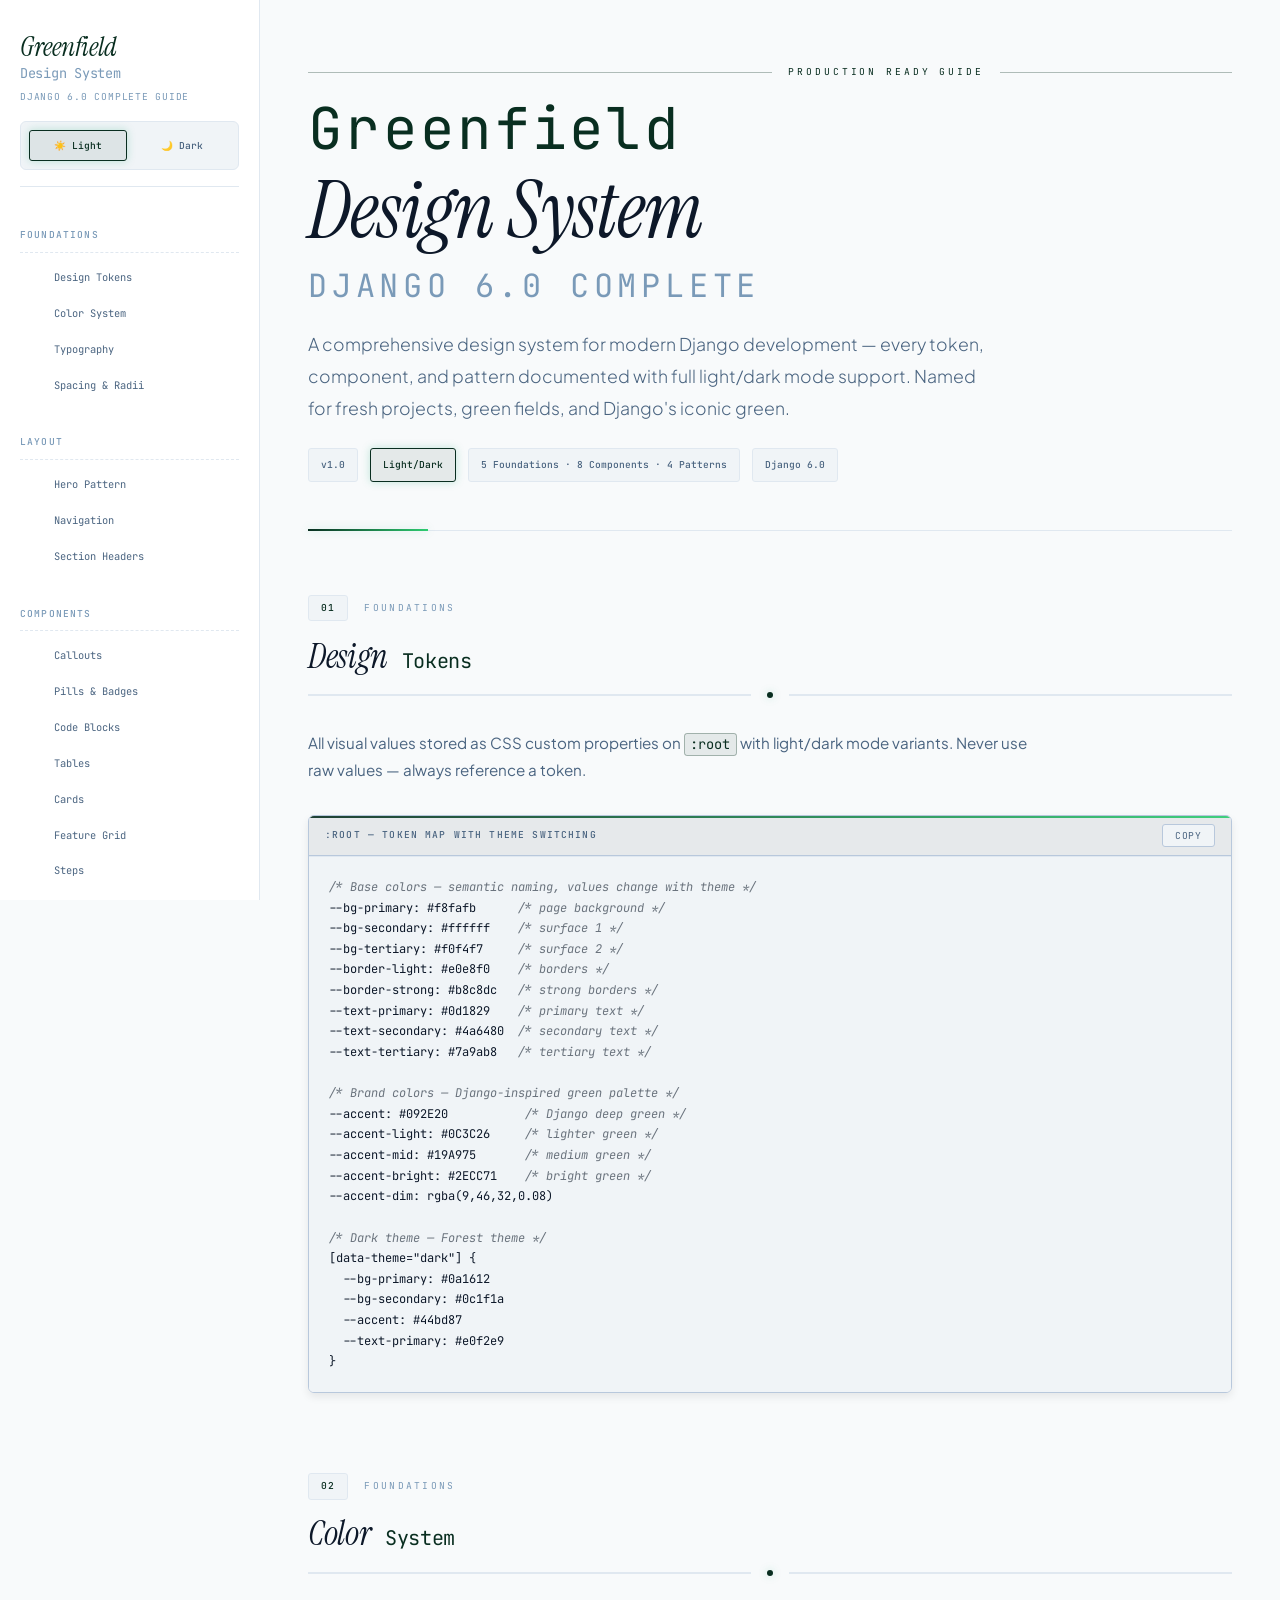
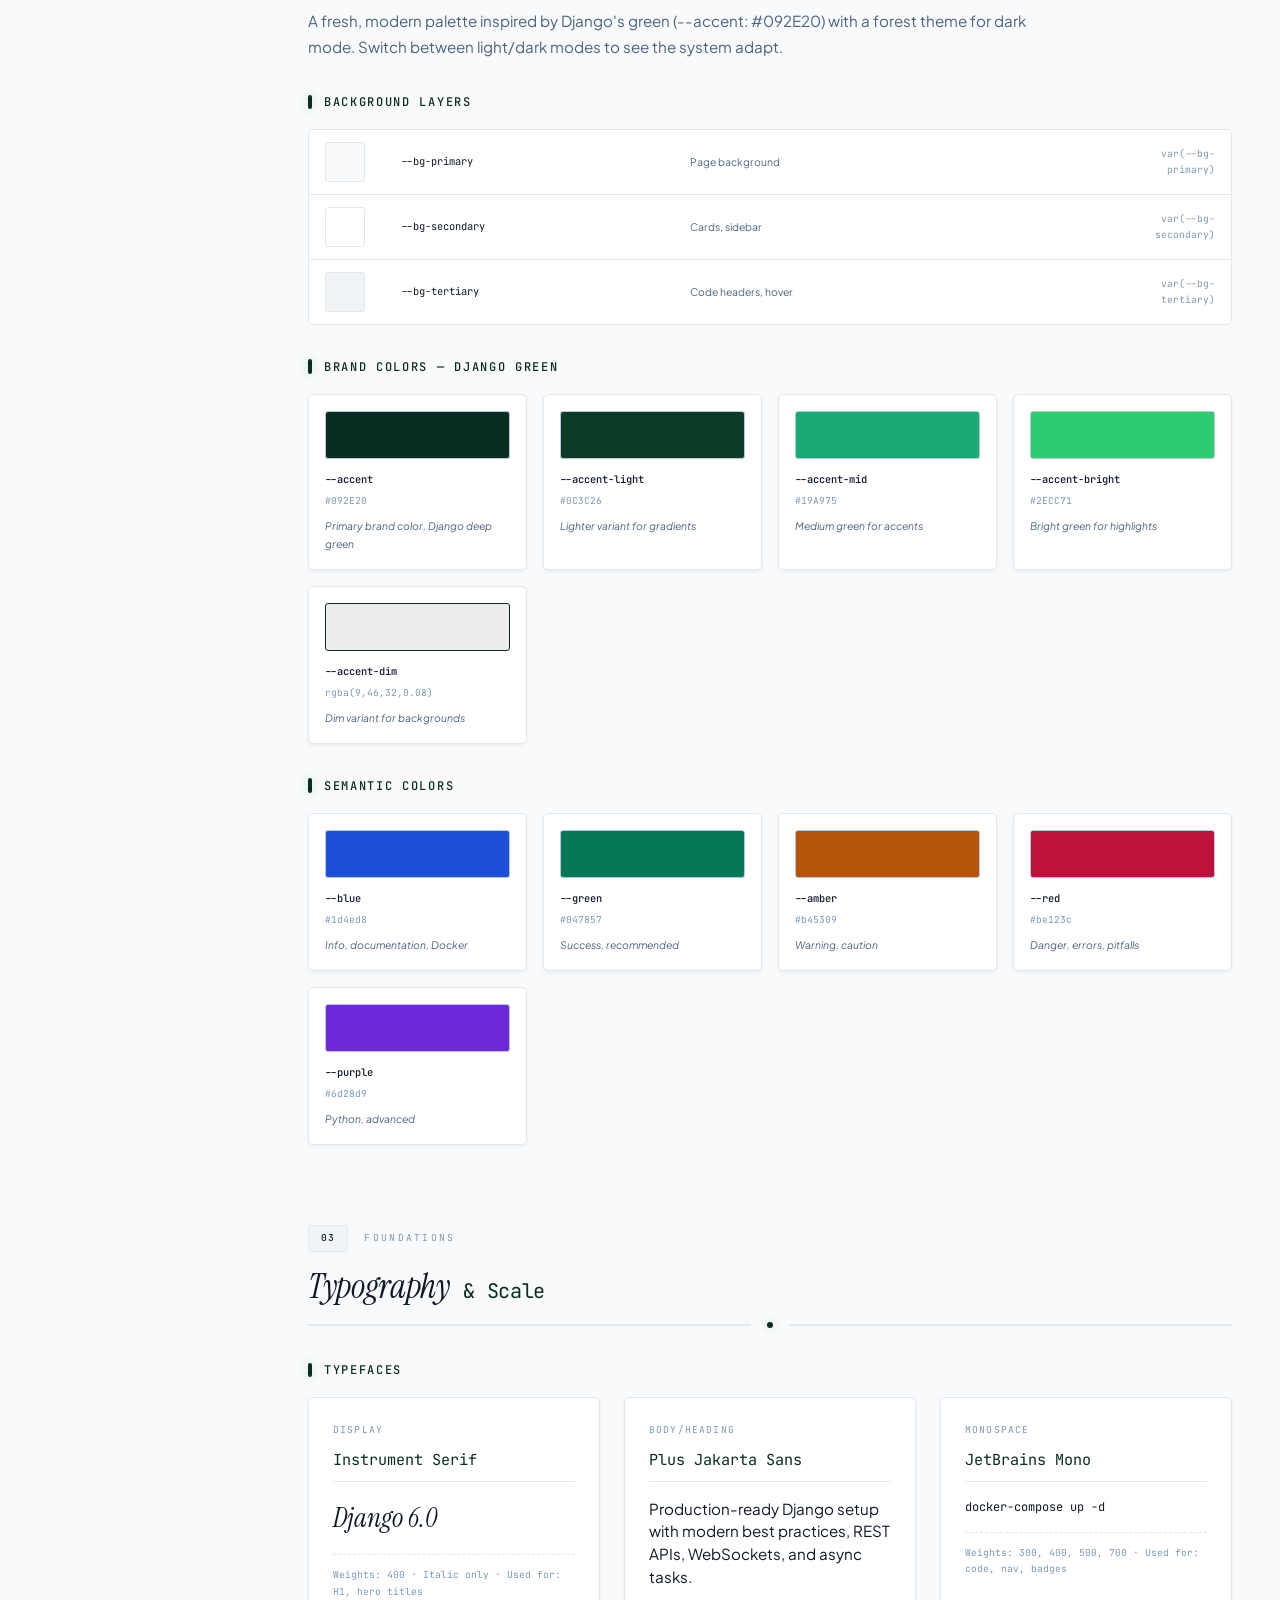
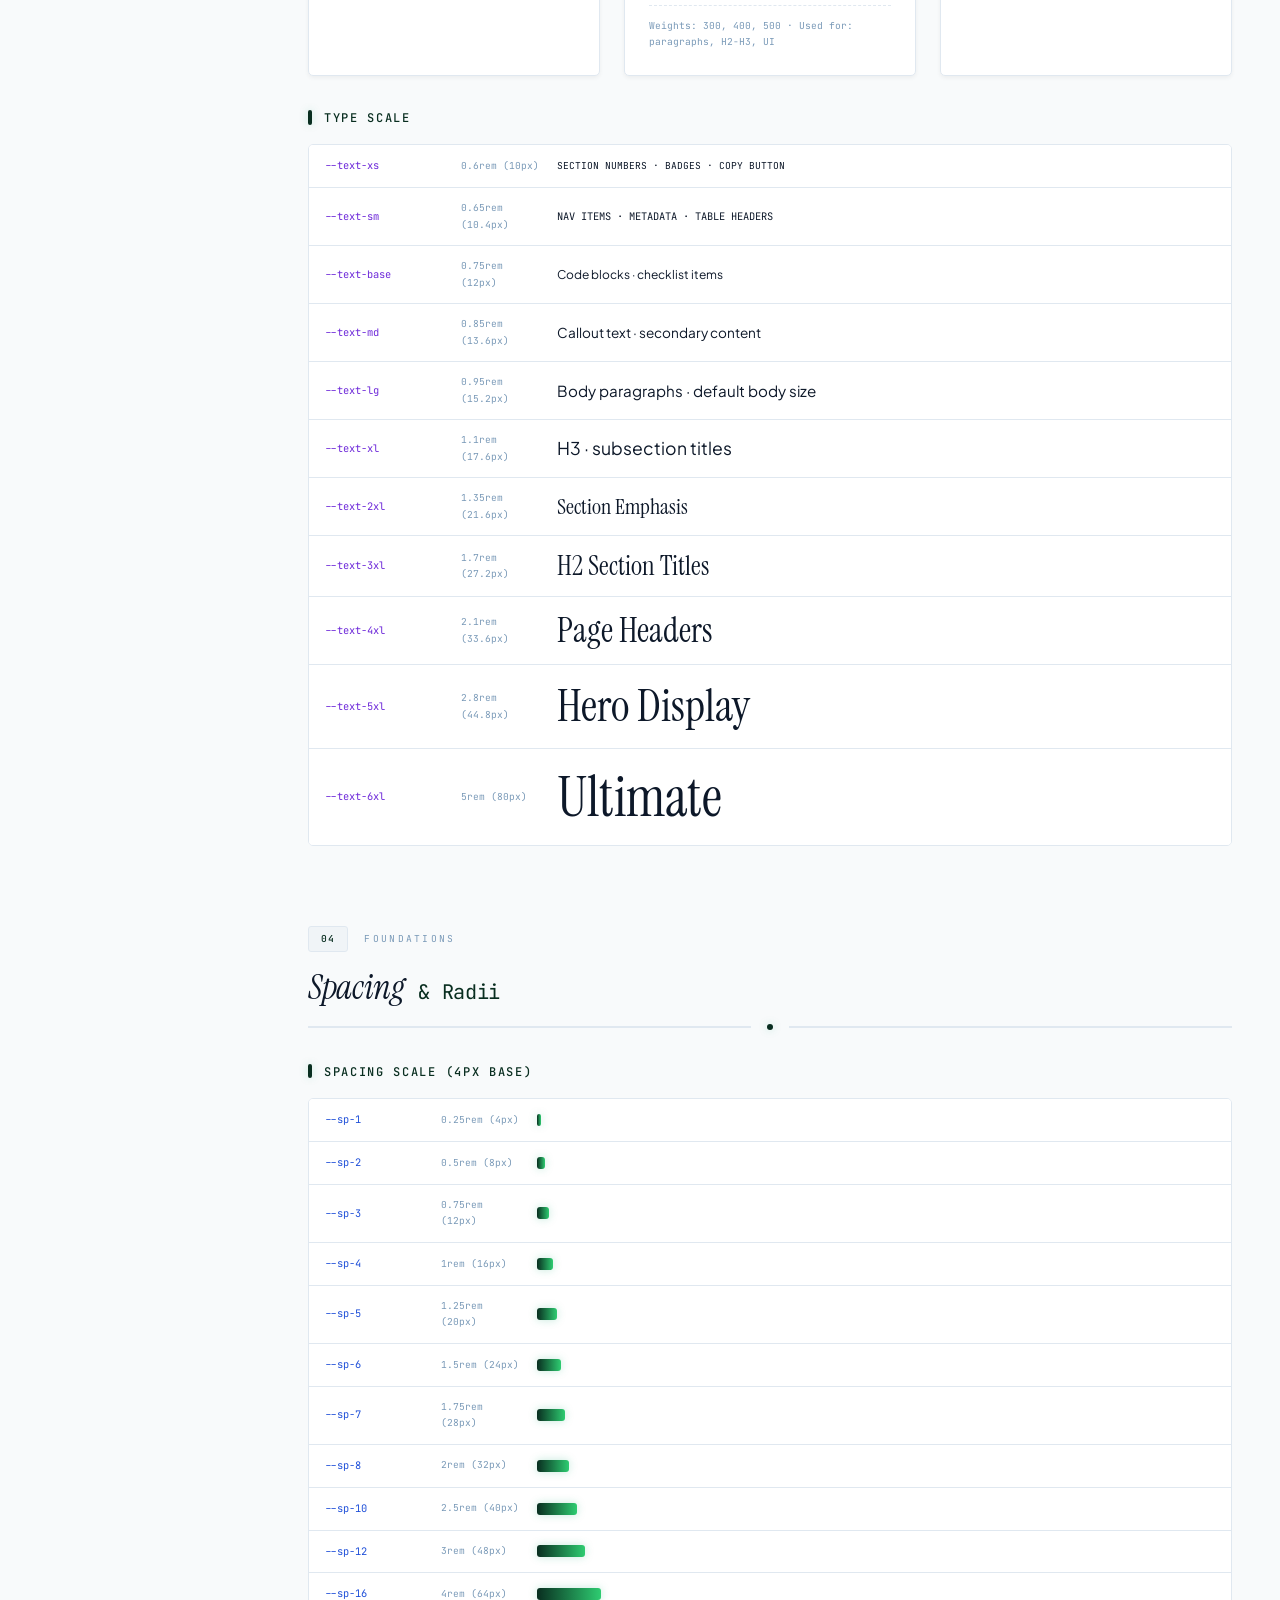
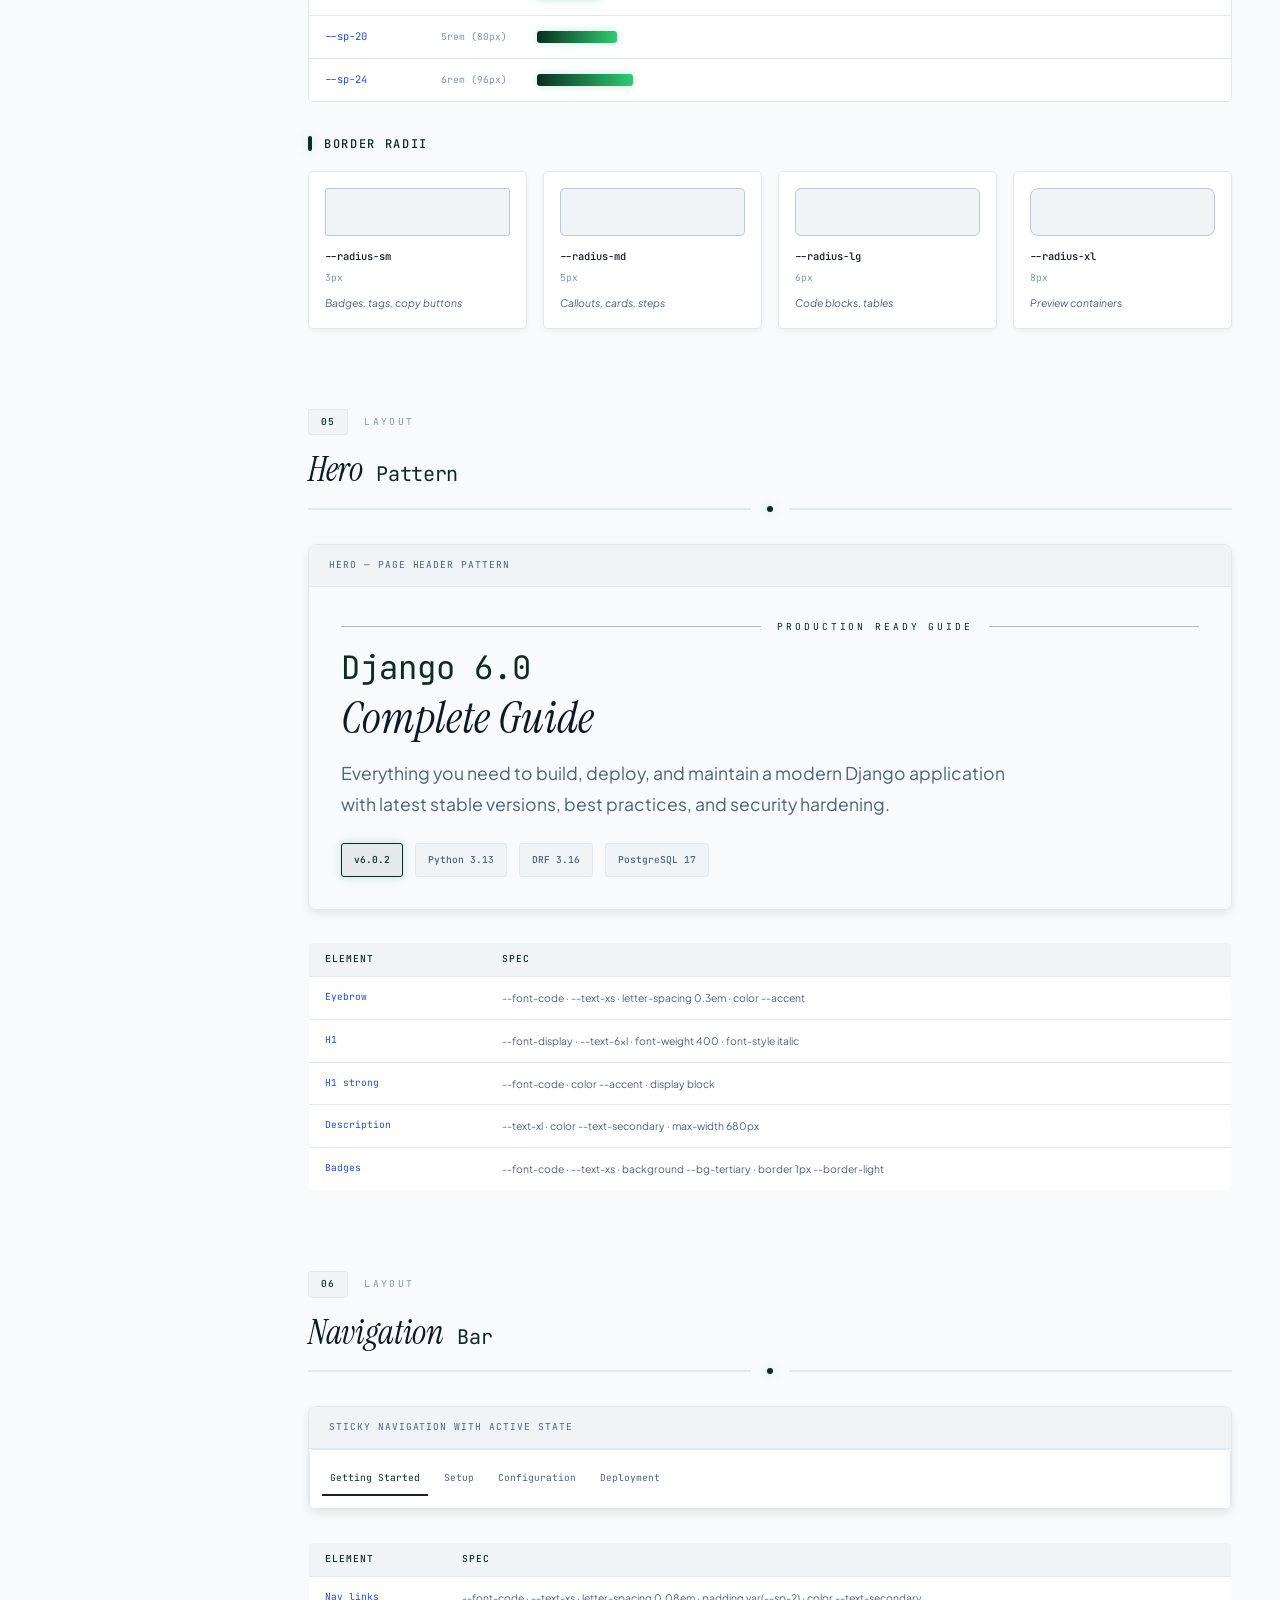
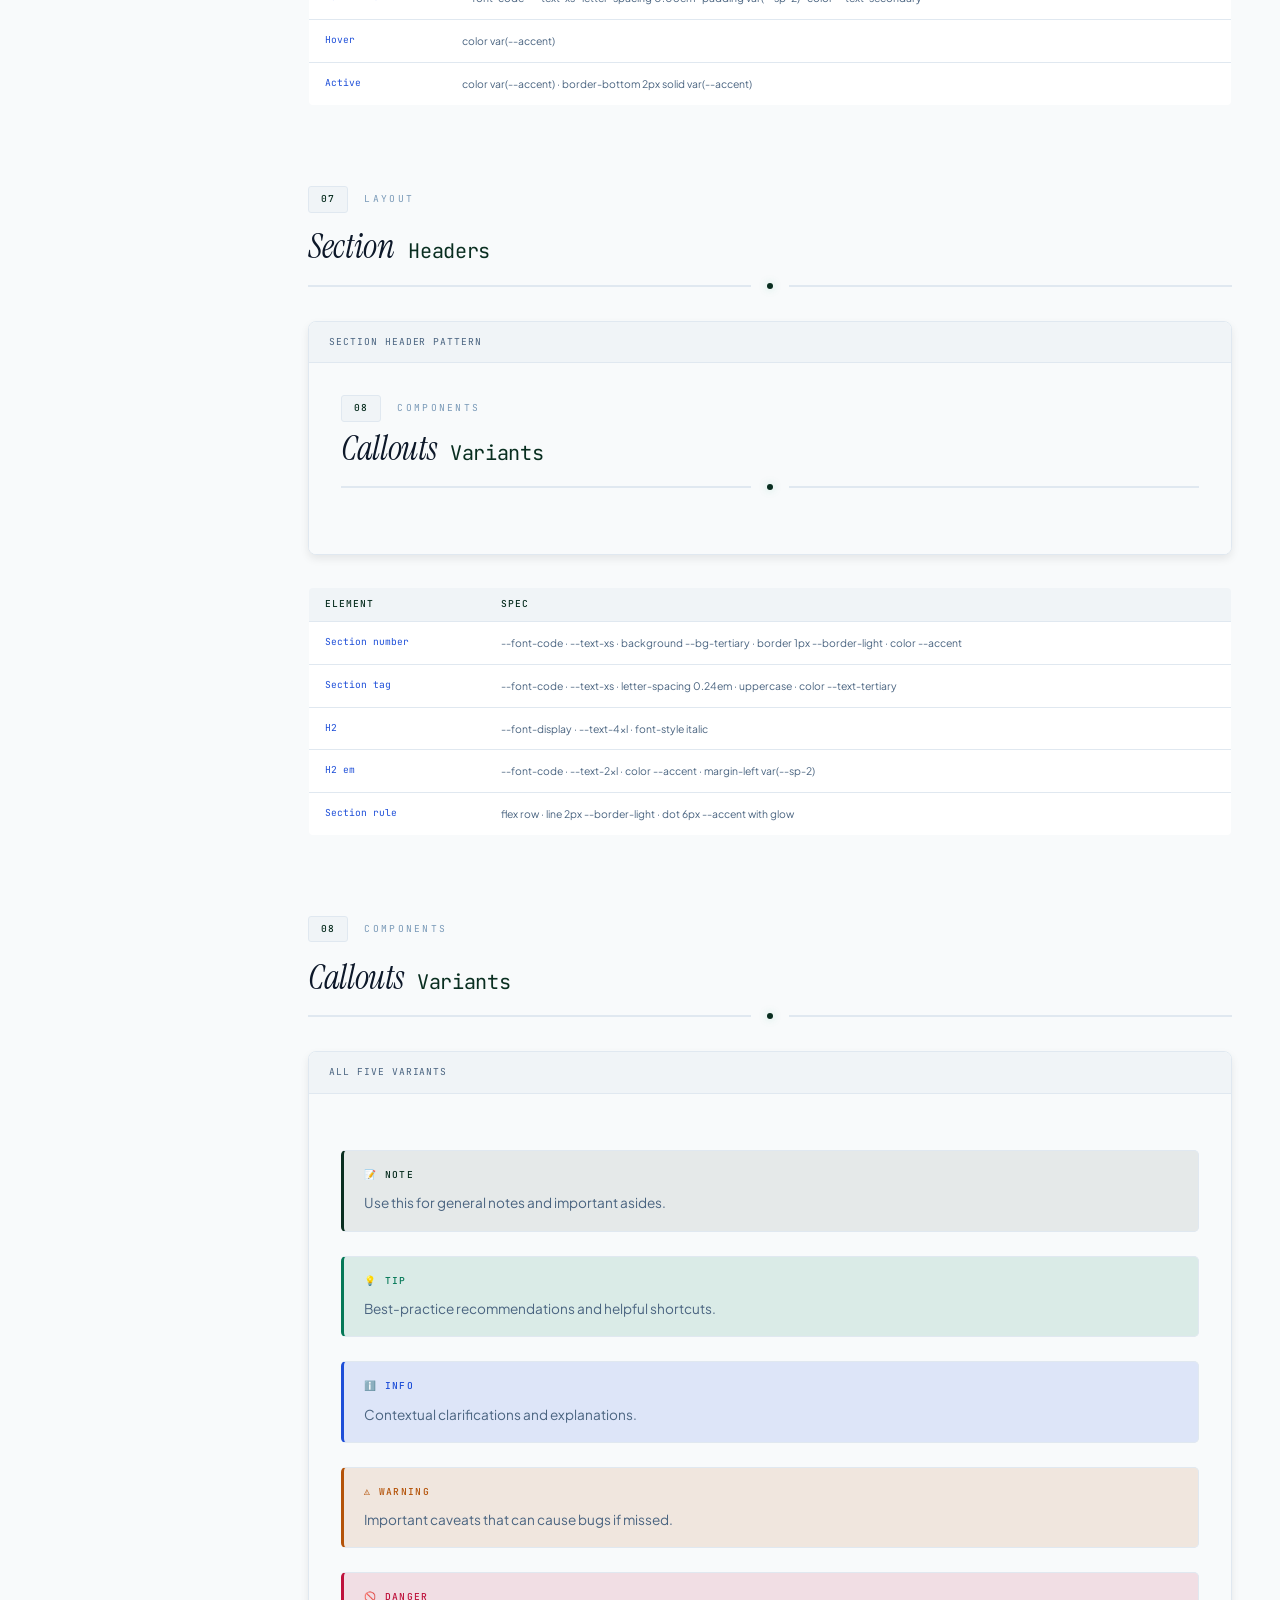
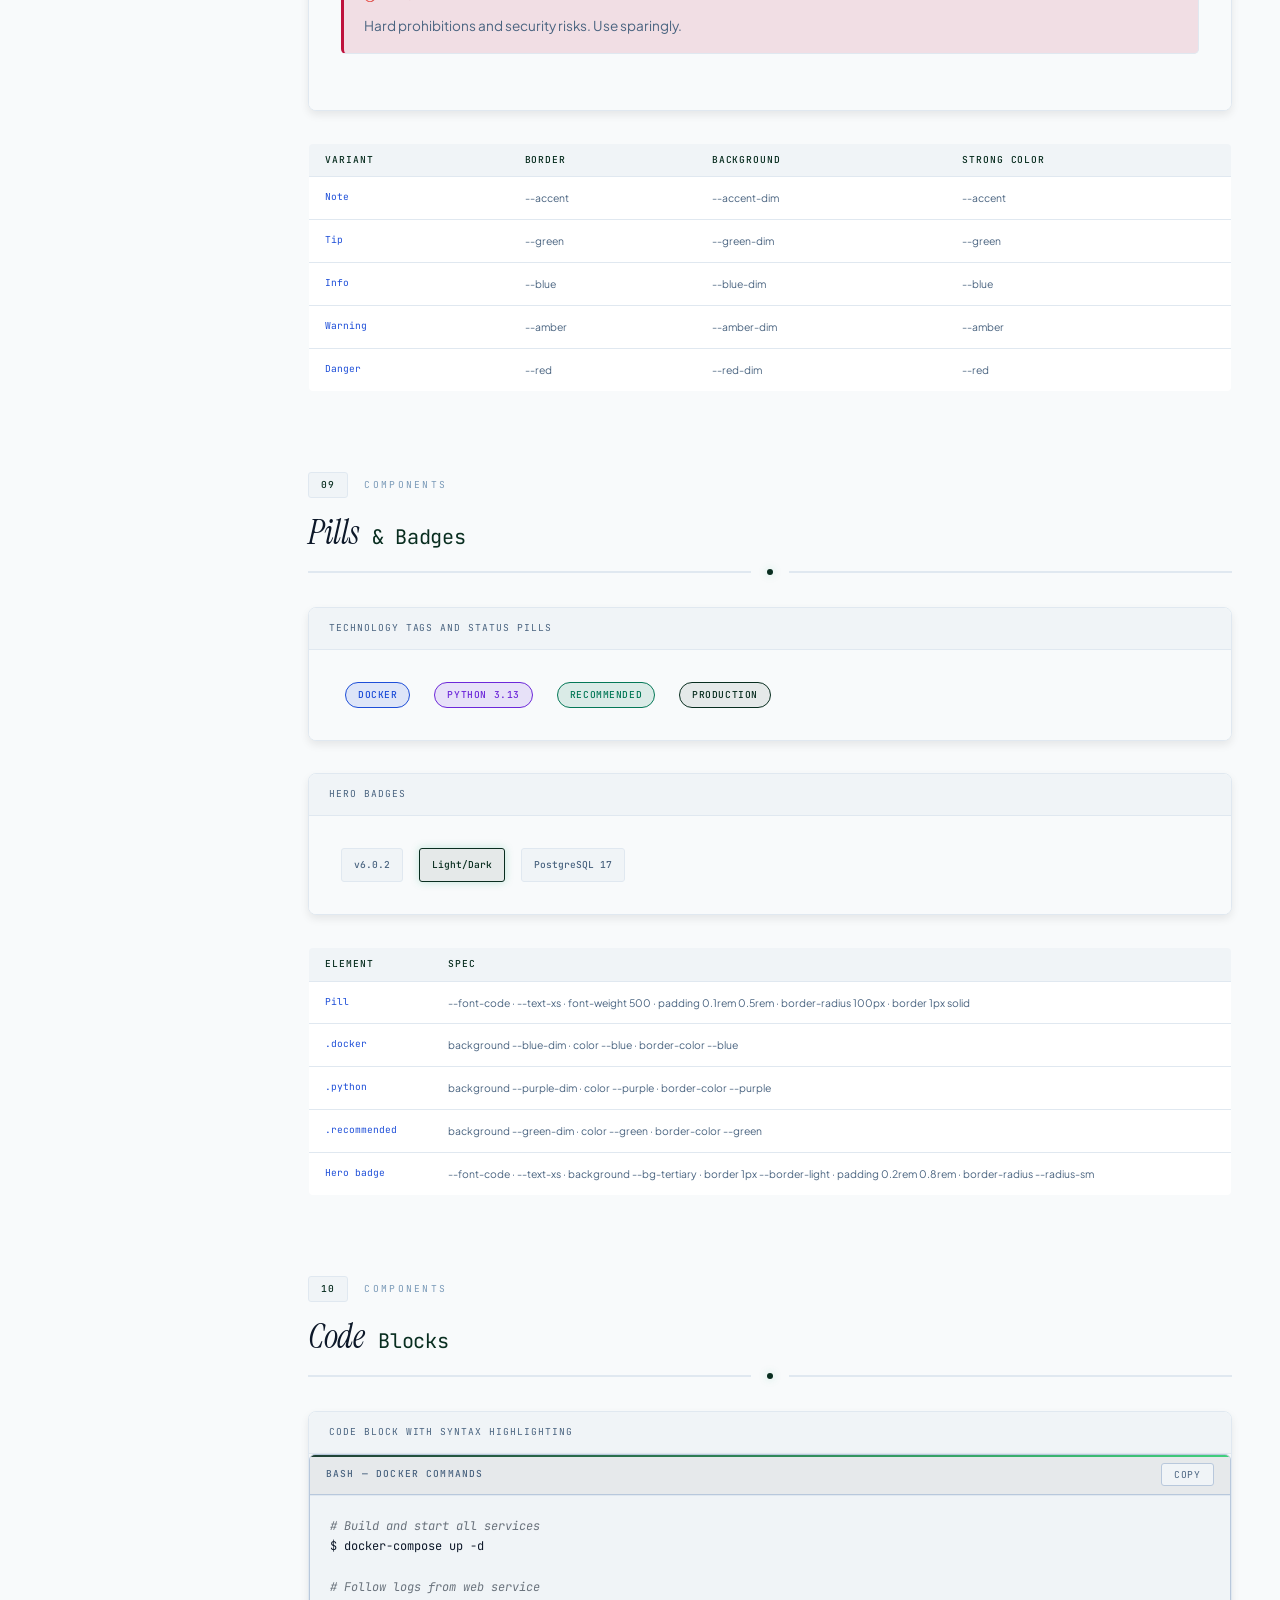
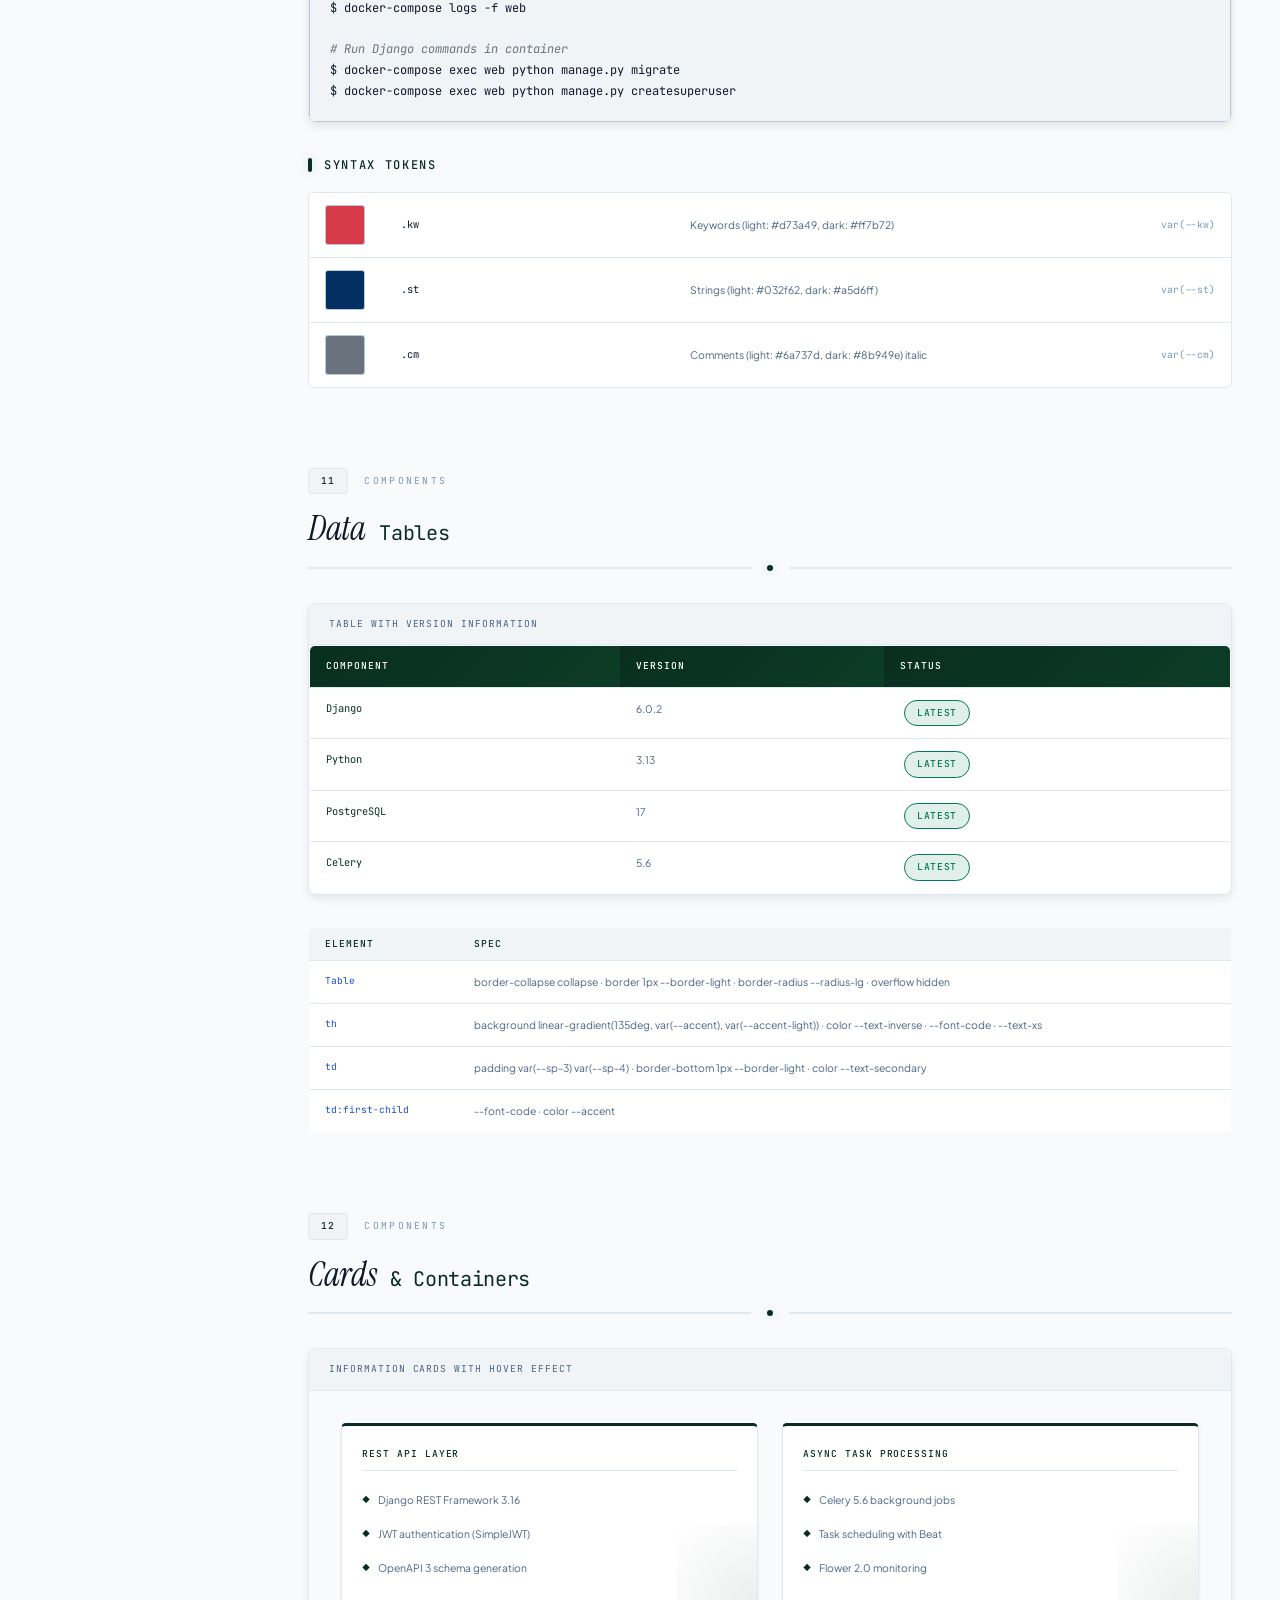
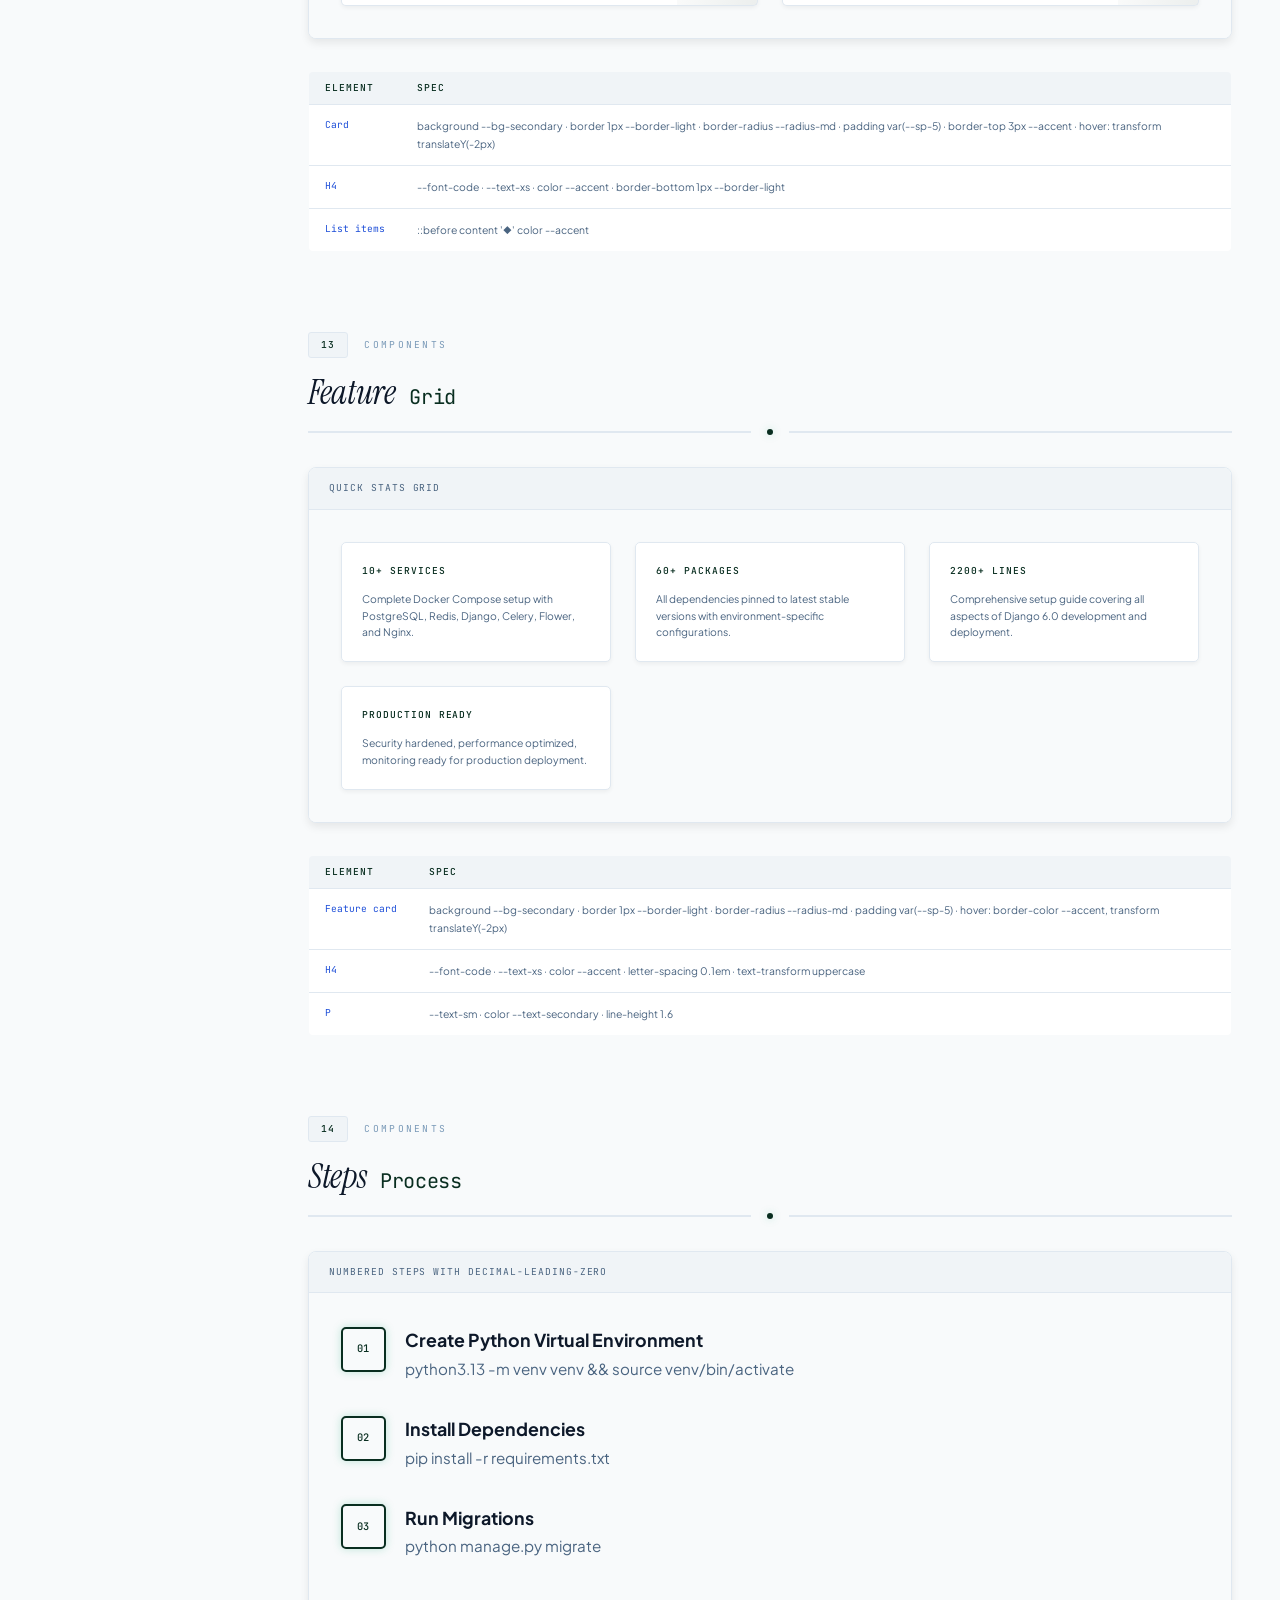
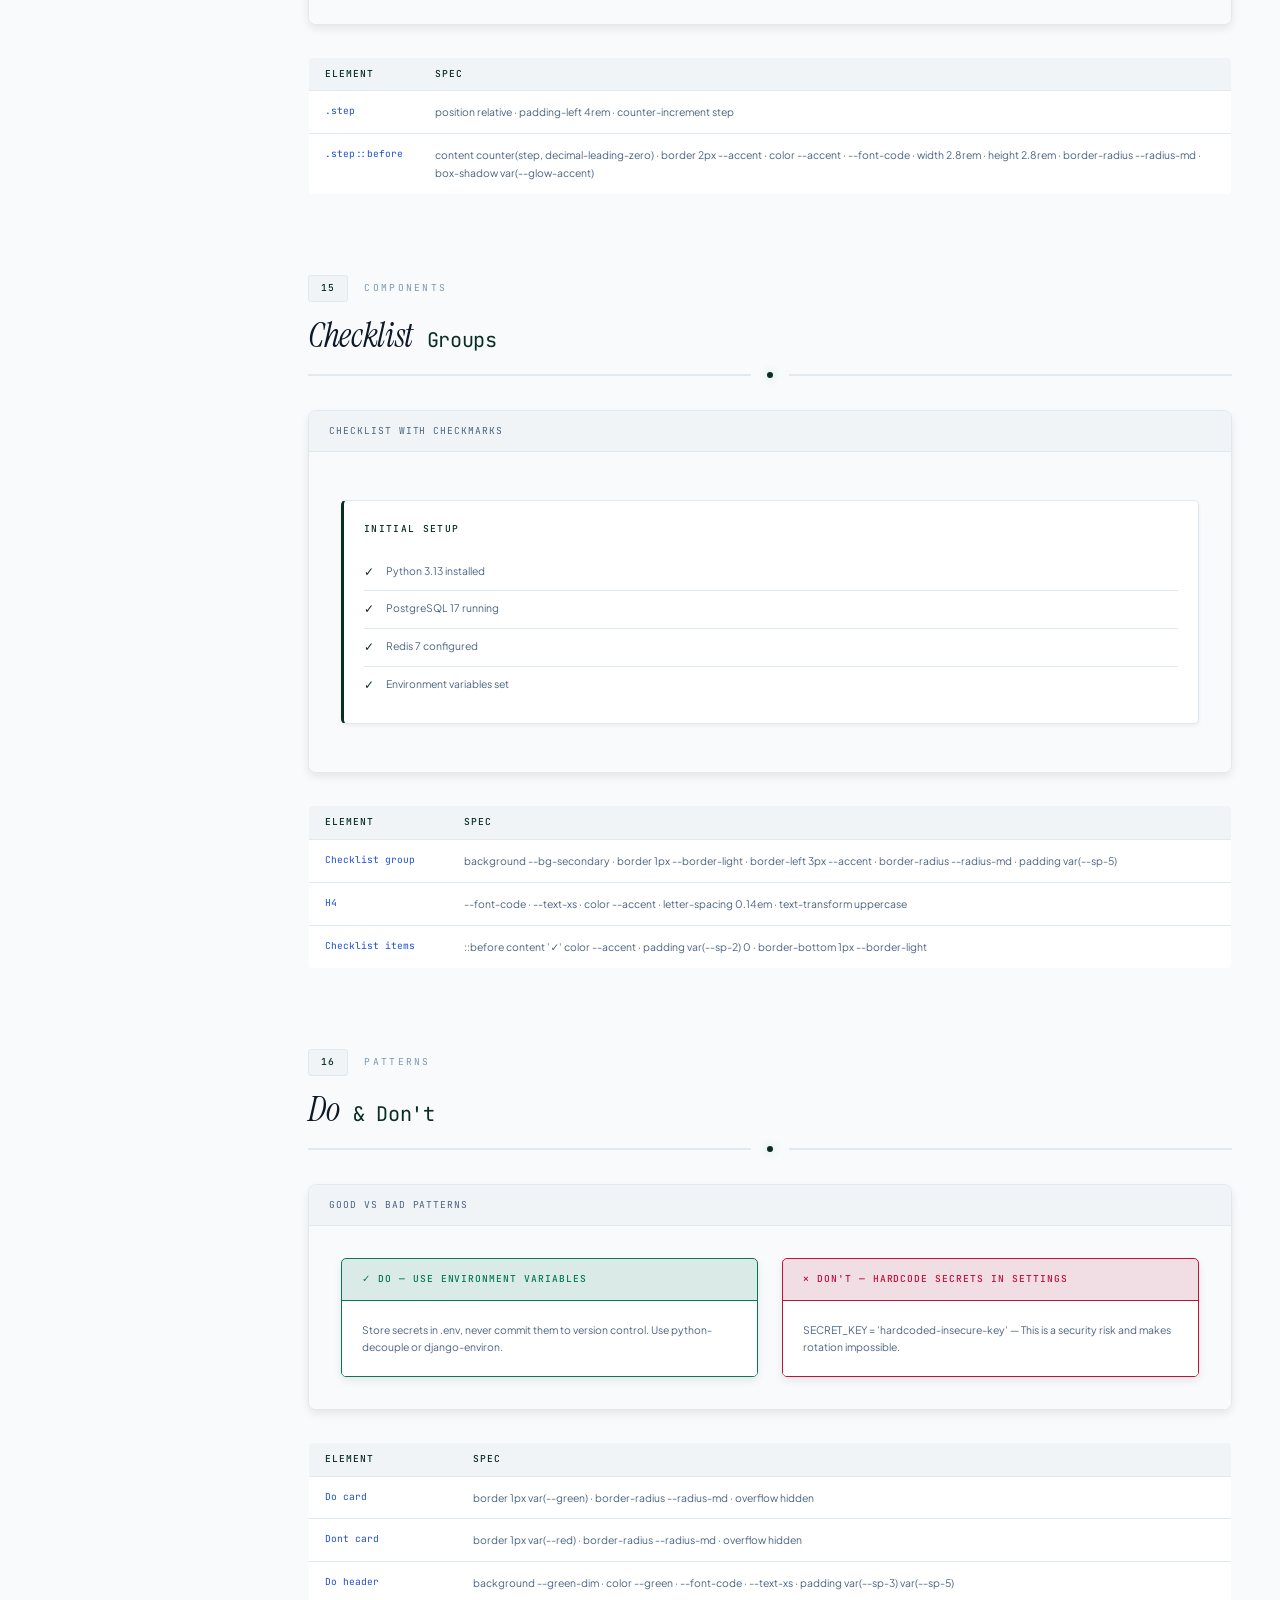
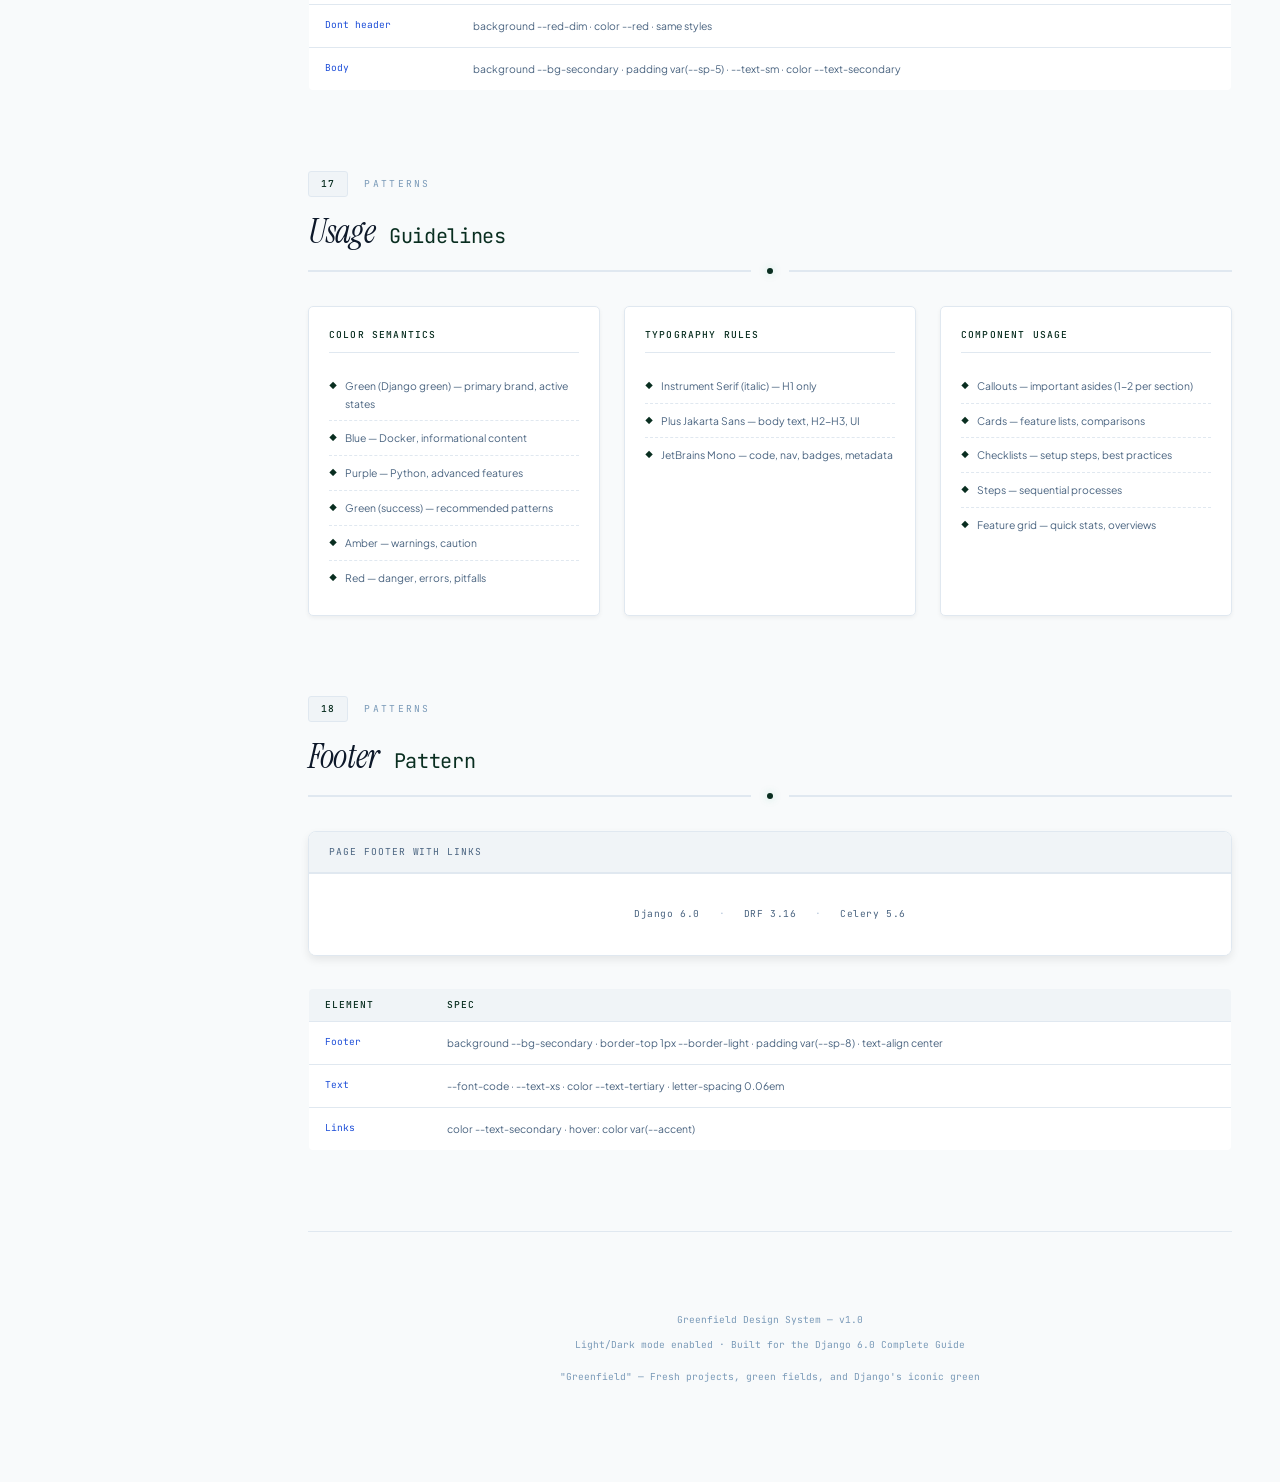
<file: index.html>
<!DOCTYPE html>
<html lang="en">
<head>
<meta charset="UTF-8">
<meta name="viewport" content="width=device-width, initial-scale=1.0">
<title>Greenfield Design System — Django 6.0 Complete Guide</title>
<link rel="preconnect" href="https://fonts.googleapis.com">
<link href="https://fonts.googleapis.com/css2?family=Instrument+Serif:ital@0;1&family=JetBrains+Mono:ital,wght@0,300;0,400;0,500;0,700;1,300;1,400&family=Plus+Jakarta+Sans:ital,wght@0,300;0,400;0,500;1,300&display=swap" rel="stylesheet">
<style>
/* ──────────────────────────────────────────────────────────
   GREENFIELD DESIGN SYSTEM — Django 6.0 Complete Guide
   Named for the fresh, modern approach to Django development
   Inspired by Django's green (--accent: #092E20) with growth,
   vitality, and the "green field" of new projects.
   ────────────────────────────────────────────────────────── */

/* Design Tokens — Single source of truth with light/dark modes */
:root {
  /* Base colors — semantic naming, values change with theme */
  --bg-primary: #f8fafb;
  --bg-secondary: #ffffff;
  --bg-tertiary: #f0f4f7;
  --bg-elevated: #ffffff;
  --border-light: #e0e8f0;
  --border-strong: #b8c8dc;
  --text-primary: #0d1829;
  --text-secondary: #4a6480;
  --text-tertiary: #7a9ab8;
  --text-inverse: #ffffff;

  /* Brand colors — Django-inspired green palette */
  --accent: #092E20;           /* Django deep green */
  --accent-light: #0C3C26;     /* Slightly lighter green */
  --accent-mid: #19A975;       /* Medium green for accents */
  --accent-bright: #2ECC71;    /* Bright green for highlights */
  --accent-dim: rgba(9,46,32,0.08);
  --accent-glow: rgba(25,169,117,0.25);
  
  /* Semantic colors */
  --blue: #1d4ed8;
  --blue-light: #eff6ff;
  --blue-dim: rgba(29,78,216,0.12);
  
  --green: #047857;
  --green-light: #d1fae5;
  --green-dim: rgba(4,120,87,0.12);
  
  --amber: #b45309;
  --amber-light: #fef3c7;
  --amber-dim: rgba(180,83,9,0.12);
  
  --red: #be123c;
  --red-light: #fff1f2;
  --red-dim: rgba(190,18,60,0.12);
  
  --purple: #6d28d9;
  --purple-light: #ede9fe;
  --purple-dim: rgba(109,40,217,0.12);

  /* Typography */
  --font-display: 'Instrument Serif', serif;
  --font-heading: 'Plus Jakarta Sans', sans-serif;
  --font-body: 'Plus Jakarta Sans', system-ui, sans-serif;
  --font-code: 'JetBrains Mono', monospace;

  /* Type scale — 1.125 major second */
  --text-xs: 0.6rem;     /* 9.6px */
  --text-sm: 0.65rem;    /* 10.4px */
  --text-base: 0.75rem;  /* 12px */
  --text-md: 0.85rem;    /* 13.6px */
  --text-lg: 0.95rem;    /* 15.2px (body default) */
  --text-xl: 1.1rem;     /* 17.6px */
  --text-2xl: 1.35rem;   /* 21.6px */
  --text-3xl: 1.7rem;    /* 27.2px */
  --text-4xl: 2.1rem;    /* 33.6px */
  --text-5xl: 2.8rem;    /* 44.8px */
  --text-6xl: 5rem;      /* 80px (hero) */

  /* Spacing — 4px base */
  --sp-1: 0.25rem;   /* 4px */
  --sp-2: 0.5rem;    /* 8px */
  --sp-3: 0.75rem;   /* 12px */
  --sp-4: 1rem;      /* 16px */
  --sp-5: 1.25rem;   /* 20px */
  --sp-6: 1.5rem;    /* 24px */
  --sp-7: 1.75rem;   /* 28px */
  --sp-8: 2rem;      /* 32px */
  --sp-10: 2.5rem;   /* 40px */
  --sp-12: 3rem;     /* 48px */
  --sp-16: 4rem;     /* 64px */
  --sp-20: 5rem;     /* 80px */
  --sp-24: 6rem;     /* 96px */

  /* Radii */
  --radius-sm: 3px;
  --radius-md: 5px;
  --radius-lg: 6px;
  --radius-xl: 8px;

  /* Shadows */
  --shadow-sm: 0 2px 4px rgba(0,0,0,0.05);
  --shadow-md: 0 4px 8px rgba(0,0,0,0.08);
  --shadow-lg: 0 8px 16px rgba(0,0,0,0.1);
  --glow-accent: 0 0 8px var(--accent-glow);

  /* Layout */
  --sidebar-width: 260px;
  --max-width: 880px;
  --nav-height: 60px;
}

/* Dark theme — Forest theme (darker, richer greens) */
[data-theme="dark"] {
  --bg-primary: #0a1612;
  --bg-secondary: #0c1f1a;
  --bg-tertiary: #0e2820;
  --bg-elevated: #103325;
  --border-light: #1a4a3a;
  --border-strong: #2a6050;
  --text-primary: #e0f2e9;
  --text-secondary: #a0d8c0;
  --text-tertiary: #6a9680;
  --text-inverse: #0a1612;
  
  --accent: #44bd87;           /* Brighter green for dark mode */
  --accent-light: #5fd5a0;
  --accent-mid: #2ECC71;
  --accent-bright: #6fe8b3;
  --accent-dim: rgba(68,189,135,0.15);
  --accent-glow: rgba(68,189,135,0.4);
  
  --blue: #60a5fa;
  --blue-light: #0c1f1a;
  --blue-dim: rgba(96,165,250,0.15);
  
  --green: #44bd87;
  --green-light: #0c1f1a;
  --green-dim: rgba(68,189,135,0.2);
  
  --amber: #fbbf24;
  --amber-light: #0c1f1a;
  --amber-dim: rgba(251,191,36,0.15);
  
  --red: #f87171;
  --red-light: #0c1f1a;
  --red-dim: rgba(248,113,113,0.15);
  
  --purple: #a78bfa;
  --purple-light: #0c1f1a;
  --purple-dim: rgba(167,139,250,0.15);
  
  --shadow-sm: 0 2px 4px rgba(0,0,0,0.5);
  --shadow-md: 0 4px 8px rgba(0,0,0,0.6);
  --shadow-lg: 0 8px 16px rgba(0,0,0,0.7);
}

/* ──────────────────────────────────────────────────────────
   BASE RESET
   ────────────────────────────────────────────────────────── */
*, *::before, *::after { box-sizing: border-box; margin: 0; padding: 0; }
html { scroll-behavior: smooth; }
body {
  background: var(--bg-primary);
  color: var(--text-primary);
  font-family: var(--font-body);
  font-size: var(--text-lg);
  line-height: 1.72;
  font-weight: 400;
  transition: background-color 0.3s, color 0.3s;
}

/* ──────────────────────────────────────────────────────────
   DS LAYOUT — Design System Shell
   ────────────────────────────────────────────────────────── */
.ds-shell {
  display: grid;
  grid-template-columns: var(--sidebar-width) 1fr;
  min-height: 100vh;
  background: var(--bg-primary);
}

/* DS Sidebar */
.ds-sidebar {
  background: var(--bg-secondary);
  border-right: 1px solid var(--border-light);
  padding: var(--sp-8) var(--sp-5);
  position: sticky;
  top: 0;
  height: 100vh;
  overflow-y: auto;
  scrollbar-width: thin;
}
.ds-sidebar::-webkit-scrollbar { width: 4px; }
.ds-sidebar::-webkit-scrollbar-thumb { background: var(--border-strong); border-radius: var(--radius-sm); }

.ds-sidebar-header {
  margin-bottom: var(--sp-8);
  border-bottom: 1px solid var(--border-light);
  padding-bottom: var(--sp-4);
}
.ds-sidebar-header h1 {
  font-family: var(--font-display);
  font-size: var(--text-3xl);
  font-weight: 400;
  font-style: italic;
  letter-spacing: -0.01em;
  color: var(--accent);
  line-height: 1.1;
  margin-bottom: var(--sp-2);
}
.ds-sidebar-header h1 span {
  font-style: normal;
  font-family: var(--font-code);
  font-size: 0.5em;
  display: block;
  color: var(--text-tertiary);
  margin-top: var(--sp-1);
}
.ds-sidebar-header p {
  font-family: var(--font-code);
  font-size: var(--text-xs);
  color: var(--text-tertiary);
  letter-spacing: 0.08em;
  text-transform: uppercase;
}

/* Theme toggle */
.theme-toggle {
  display: flex;
  align-items: center;
  gap: var(--sp-2);
  margin-top: var(--sp-4);
  padding: var(--sp-2);
  background: var(--bg-tertiary);
  border-radius: var(--radius-lg);
  border: 1px solid var(--border-light);
}
.theme-btn {
  flex: 1;
  padding: var(--sp-2) var(--sp-3);
  font-family: var(--font-code);
  font-size: var(--text-xs);
  font-weight: 500;
  text-align: center;
  cursor: pointer;
  border-radius: var(--radius-sm);
  color: var(--text-secondary);
  border: none;
  background: transparent;
  transition: all 0.2s;
}
.theme-btn:hover { color: var(--accent); }
.theme-btn.active {
  background: var(--accent-dim);
  color: var(--accent);
  border: 1px solid var(--accent);
  box-shadow: var(--glow-accent);
}

.ds-nav-group { margin-bottom: var(--sp-6); }
.ds-nav-label {
  font-family: var(--font-code);
  font-size: var(--text-xs);
  font-weight: 500;
  letter-spacing: 0.12em;
  text-transform: uppercase;
  color: var(--text-tertiary);
  padding: var(--sp-2) 0;
  border-bottom: 1px dashed var(--border-light);
  margin-bottom: var(--sp-2);
}

.ds-sidebar nav a {
  display: flex;
  align-items: center;
  gap: var(--sp-2);
  padding: var(--sp-2) var(--sp-3);
  color: var(--text-secondary);
  text-decoration: none;
  font-family: var(--font-code);
  font-size: var(--text-sm);
  border-left: 2px solid transparent;
  transition: all 0.2s;
  margin-bottom: 2px;
  border-radius: 0 var(--radius-sm) var(--radius-sm) 0;
}
.ds-sidebar nav a::before {
  content: '//';
  color: var(--accent);
  opacity: 0;
  transition: opacity 0.2s;
  font-size: var(--text-xs);
}
.ds-sidebar nav a:hover {
  color: var(--text-primary);
  border-left-color: var(--accent);
  background: var(--accent-dim);
}
.ds-sidebar nav a:hover::before { opacity: 1; }
.ds-sidebar nav a.active {
  color: var(--accent);
  border-left-color: var(--accent);
  background: var(--accent-dim);
  box-shadow: var(--glow-accent);
}
.ds-sidebar nav a.active::before {
  opacity: 1;
  content: '◆';
}

/* DS Main */
.ds-main {
  padding: var(--sp-16) var(--sp-12);
  min-width: 0;
  background: var(--bg-primary);
}

/* ──────────────────────────────────────────────────────────
   DS PAGE HEADER
   ────────────────────────────────────────────────────────── */
.ds-page-header {
  margin-bottom: var(--sp-16);
  padding-bottom: var(--sp-12);
  border-bottom: 1px solid var(--border-light);
  position: relative;
}
.ds-page-header::after {
  content: '';
  position: absolute;
  bottom: -1px;
  left: 0;
  width: 120px;
  height: 2px;
  background: linear-gradient(90deg, var(--accent), var(--accent-bright));
  box-shadow: var(--glow-accent);
}

.ds-eyebrow {
  display: flex;
  align-items: center;
  gap: var(--sp-4);
  margin-bottom: var(--sp-4);
  font-family: var(--font-code);
  font-size: var(--text-xs);
  letter-spacing: 0.3em;
  text-transform: uppercase;
  color: var(--accent);
}
.ds-eyebrow::before,
.ds-eyebrow::after {
  content: '';
  height: 1px;
  background: var(--accent);
  opacity: 0.3;
  flex: 1;
}
.ds-eyebrow::after { flex: 0.5; }

.ds-page-header h1 {
  font-family: var(--font-display);
  font-size: var(--text-6xl);
  font-weight: 400;
  font-style: italic;
  line-height: 1.08;
  margin-bottom: var(--sp-6);
  color: var(--text-primary);
  letter-spacing: -0.01em;
}
.ds-page-header h1 strong {
  font-style: normal;
  font-weight: 400;
  color: var(--accent);
  font-family: var(--font-code);
  font-size: 0.72em;
  letter-spacing: 0.04em;
  display: block;
  margin-bottom: var(--sp-2);
}
.ds-page-header h1 .sub {
  display: block;
  font-size: 0.4em;
  letter-spacing: 0.15em;
  font-style: normal;
  font-weight: 400;
  color: var(--text-tertiary);
  text-transform: uppercase;
  font-family: var(--font-code);
  margin-top: var(--sp-4);
}
.ds-page-desc {
  font-size: var(--text-xl);
  color: var(--text-secondary);
  max-width: 680px;
  line-height: 1.82;
  margin-bottom: var(--sp-6);
  font-weight: 300;
}
.ds-meta {
  display: flex;
  gap: var(--sp-3);
  flex-wrap: wrap;
}
.ds-badge {
  font-family: var(--font-code);
  font-size: var(--text-xs);
  font-weight: 500;
  background: var(--bg-tertiary);
  border: 1px solid var(--border-light);
  padding: var(--sp-2) var(--sp-3);
  color: var(--text-secondary);
  border-radius: var(--radius-sm);
  transition: all 0.2s;
}
.ds-badge.accent {
  background: var(--accent-dim);
  border-color: var(--accent);
  color: var(--accent);
  box-shadow: var(--glow-accent);
}
.ds-badge:hover {
  border-color: var(--accent);
  color: var(--accent);
}

/* ──────────────────────────────────────────────────────────
   DS SECTIONS
   ────────────────────────────────────────────────────────── */
.ds-section {
  margin-bottom: var(--sp-20);
  scroll-margin-top: calc(var(--nav-height) + var(--sp-4));
  animation: fadeUp 0.5s ease both;
}
@keyframes fadeUp {
  from { opacity: 0; transform: translateY(var(--sp-4)); }
  to   { opacity: 1; transform: translateY(0); }
}

.ds-section-header {
  display: flex;
  align-items: center;
  gap: var(--sp-4);
  margin-bottom: var(--sp-4);
}
.ds-section-num {
  font-family: var(--font-code);
  font-size: var(--text-xs);
  font-weight: 500;
  background: var(--bg-tertiary);
  border: 1px solid var(--border-light);
  padding: var(--sp-1) var(--sp-3);
  color: var(--accent);
  letter-spacing: 0.12em;
  border-radius: var(--radius-sm);
}
.ds-section-tag {
  font-family: var(--font-code);
  font-size: var(--text-xs);
  letter-spacing: 0.24em;
  text-transform: uppercase;
  color: var(--text-tertiary);
}
.ds-section h2 {
  font-family: var(--font-display);
  font-size: var(--text-4xl);
  font-weight: 400;
  font-style: italic;
  line-height: 1.15;
  color: var(--text-primary);
  margin-bottom: var(--sp-2);
  letter-spacing: -0.01em;
}
.ds-section h2 em {
  font-style: normal;
  color: var(--accent);
  font-family: var(--font-code);
  font-size: 0.6em;
  margin-left: var(--sp-2);
}
.ds-section-rule {
  display: flex;
  align-items: center;
  gap: var(--sp-4);
  margin: var(--sp-4) 0 var(--sp-8);
}
.ds-section-rule .line {
  height: 2px;
  background: var(--border-light);
  flex: 1;
}
.ds-section-rule .dot {
  width: 6px;
  height: 6px;
  background: var(--accent);
  border-radius: 50%;
  box-shadow: var(--glow-accent);
}
.ds-section-desc {
  color: var(--text-secondary);
  margin-bottom: var(--sp-8);
  max-width: 720px;
}

.ds-sub {
  font-family: var(--font-code);
  font-size: var(--text-base);
  font-weight: 500;
  letter-spacing: 0.14em;
  text-transform: uppercase;
  color: var(--accent);
  margin: var(--sp-8) 0 var(--sp-4);
  position: relative;
  padding-left: var(--sp-4);
}
.ds-sub::before {
  content: '';
  position: absolute;
  left: 0;
  top: 0.2em;
  width: 4px;
  height: 1.2em;
  background: var(--accent);
  border-radius: var(--radius-sm);
  box-shadow: var(--glow-accent);
}

/* ──────────────────────────────────────────────────────────
   TOKEN GRIDS
   ────────────────────────────────────────────────────────── */
.token-grid {
  display: grid;
  grid-template-columns: repeat(auto-fill, minmax(200px, 1fr));
  gap: var(--sp-4);
  margin-bottom: var(--sp-8);
}
.token-card {
  background: var(--bg-secondary);
  border: 1px solid var(--border-light);
  border-radius: var(--radius-md);
  padding: var(--sp-4);
  box-shadow: var(--shadow-sm);
  transition: all 0.2s;
}
.token-card:hover {
  transform: translateY(-2px);
  border-color: var(--accent);
  box-shadow: var(--shadow-md), var(--glow-accent);
}
.token-swatch {
  width: 100%;
  height: 48px;
  border-radius: var(--radius-sm);
  margin-bottom: var(--sp-3);
  border: 1px solid var(--border-strong);
}
.token-name {
  font-family: var(--font-code);
  font-size: var(--text-sm);
  font-weight: 500;
  color: var(--text-primary);
  margin-bottom: var(--sp-1);
}
.token-value {
  font-family: var(--font-code);
  font-size: var(--text-xs);
  color: var(--text-tertiary);
}
.token-role {
  font-size: var(--text-sm);
  color: var(--text-secondary);
  margin-top: var(--sp-2);
  font-style: italic;
}

/* Token row layout */
.token-row {
  border: 1px solid var(--border-light);
  border-radius: var(--radius-md);
  overflow: hidden;
  margin-bottom: var(--sp-8);
  background: var(--bg-secondary);
}
.token-row-header {
  background: var(--bg-tertiary);
  padding: var(--sp-3) var(--sp-4);
  font-family: var(--font-code);
  font-size: var(--text-xs);
  font-weight: 500;
  letter-spacing: 0.1em;
  text-transform: uppercase;
  color: var(--accent);
  border-bottom: 1px solid var(--border-light);
}
.token-row-item {
  display: grid;
  grid-template-columns: 60px 1fr 1.5fr 100px;
  align-items: center;
  gap: var(--sp-4);
  padding: var(--sp-3) var(--sp-4);
  border-bottom: 1px solid var(--border-light);
}
.token-row-item:last-child { border-bottom: none; }
.token-row-item:hover { background: var(--bg-tertiary); }
.token-mini-swatch {
  width: 40px;
  height: 40px;
  border-radius: var(--radius-sm);
  border: 1px solid var(--border-strong);
}
.token-row-name {
  font-family: var(--font-code);
  font-size: var(--text-sm);
  color: var(--text-primary);
}
.token-row-role {
  font-size: var(--text-sm);
  color: var(--text-secondary);
}
.token-row-val {
  font-family: var(--font-code);
  font-size: var(--text-xs);
  color: var(--text-tertiary);
  text-align: right;
}

/* Spacing scale */
.spacing-grid {
  border: 1px solid var(--border-light);
  border-radius: var(--radius-md);
  overflow: hidden;
  margin-bottom: var(--sp-8);
}
.spacing-item {
  display: grid;
  grid-template-columns: 100px 80px 1fr;
  align-items: center;
  gap: var(--sp-4);
  padding: var(--sp-3) var(--sp-4);
  background: var(--bg-secondary);
  border-bottom: 1px solid var(--border-light);
}
.spacing-item:last-child { border-bottom: none; }
.spacing-item:hover { background: var(--bg-tertiary); }
.spacing-token {
  font-family: var(--font-code);
  font-size: var(--text-sm);
  color: var(--blue);
}
.spacing-px {
  font-family: var(--font-code);
  font-size: var(--text-xs);
  color: var(--text-tertiary);
}
.spacing-bar {
  height: 12px;
  background: linear-gradient(90deg, var(--accent), var(--accent-bright));
  border-radius: var(--radius-sm);
  box-shadow: var(--glow-accent);
}

/* Typography scale */
.type-grid {
  border: 1px solid var(--border-light);
  border-radius: var(--radius-md);
  overflow: hidden;
  margin-bottom: var(--sp-8);
}
.type-row {
  display: grid;
  grid-template-columns: 120px 80px 1fr;
  align-items: center;
  gap: var(--sp-4);
  padding: var(--sp-3) var(--sp-4);
  background: var(--bg-secondary);
  border-bottom: 1px solid var(--border-light);
}
.type-row:last-child { border-bottom: none; }
.type-row:hover { background: var(--bg-tertiary); }
.type-token {
  font-family: var(--font-code);
  font-size: var(--text-sm);
  color: var(--purple);
}
.type-size {
  font-family: var(--font-code);
  font-size: var(--text-xs);
  color: var(--text-tertiary);
}
.type-preview {
  color: var(--text-primary);
  line-height: 1.3;
}

/* Font cards */
.font-grid {
  display: grid;
  grid-template-columns: repeat(auto-fit, minmax(240px, 1fr));
  gap: var(--sp-6);
  margin-bottom: var(--sp-8);
}
.font-card {
  background: var(--bg-secondary);
  border: 1px solid var(--border-light);
  border-radius: var(--radius-md);
  padding: var(--sp-6);
  box-shadow: var(--shadow-sm);
  transition: all 0.2s;
}
.font-card:hover {
  border-color: var(--accent);
  transform: translateY(-2px);
  box-shadow: var(--shadow-md), var(--glow-accent);
}
.font-card-label {
  font-family: var(--font-code);
  font-size: var(--text-xs);
  letter-spacing: 0.12em;
  text-transform: uppercase;
  color: var(--text-tertiary);
  margin-bottom: var(--sp-2);
}
.font-card-name {
  font-family: var(--font-code);
  font-size: var(--text-lg);
  color: var(--accent);
  margin-bottom: var(--sp-4);
  border-bottom: 1px solid var(--border-light);
  padding-bottom: var(--sp-2);
}
.font-card-sample {
  color: var(--text-primary);
  line-height: 1.5;
  margin-bottom: var(--sp-4);
}
.font-card-meta {
  font-family: var(--font-code);
  font-size: var(--text-xs);
  color: var(--text-tertiary);
  padding-top: var(--sp-3);
  border-top: 1px dashed var(--border-light);
}
.font-card-sample.display { font-family: var(--font-display); font-size: var(--text-3xl); font-style: italic; }
.font-card-sample.body { font-family: var(--font-body); font-size: var(--text-lg); }
.font-card-sample.code { font-family: var(--font-code); font-size: var(--text-base); }

/* ──────────────────────────────────────────────────────────
   COMPONENT PREVIEWS
   ────────────────────────────────────────────────────────── */
.ds-preview {
  border: 1px solid var(--border-light);
  border-radius: var(--radius-xl);
  overflow: hidden;
  margin-bottom: var(--sp-8);
  background: var(--bg-secondary);
  box-shadow: var(--shadow-md);
}
.ds-preview-header {
  background: var(--bg-tertiary);
  padding: var(--sp-3) var(--sp-5);
  border-bottom: 1px solid var(--border-light);
  display: flex;
  justify-content: space-between;
  align-items: center;
  font-family: var(--font-code);
  font-size: var(--text-xs);
  letter-spacing: 0.1em;
  text-transform: uppercase;
  color: var(--text-secondary);
}
.ds-preview-header .pill {
  background: var(--bg-secondary);
  border: 1px solid var(--border-light);
  padding: var(--sp-1) var(--sp-3);
  border-radius: var(--radius-sm);
  font-size: 0.6rem;
  color: var(--text-tertiary);
}
.ds-preview-body {
  padding: var(--sp-8);
  background: var(--bg-primary);
}
.ds-preview-body.row {
  display: flex;
  flex-wrap: wrap;
  gap: var(--sp-4);
  align-items: flex-start;
}
.ds-preview-body.dark {
  background: var(--bg-tertiary);
}

/* ──────────────────────────────────────────────────────────
   COMPONENT STYLES (from the Django 6.0 guide)
   ────────────────────────────────────────────────────────── */

/* Callouts */
.callout {
  border-radius: var(--radius-md);
  padding: var(--sp-4) var(--sp-5);
  margin: var(--sp-6) 0;
  border-left: 3px solid;
  font-size: var(--text-md);
  background: var(--bg-secondary);
  border: 1px solid var(--border-light);
  border-left-width: 3px;
}
.callout.info    { border-left-color: var(--blue); background: var(--blue-dim); }
.callout.warning { border-left-color: var(--amber); background: var(--amber-dim); }
.callout.tip     { border-left-color: var(--green); background: var(--green-dim); }
.callout.danger  { border-left-color: var(--red); background: var(--red-dim); }
.callout.note    { border-left-color: var(--accent); background: var(--accent-dim); }
.callout strong {
  font-family: var(--font-code);
  font-size: var(--text-xs);
  letter-spacing: 0.14em;
  text-transform: uppercase;
  display: block;
  margin-bottom: var(--sp-2);
  font-weight: 500;
}
.callout.info    strong { color: var(--blue); }
.callout.warning strong { color: var(--amber); }
.callout.tip     strong { color: var(--green); }
.callout.danger  strong { color: var(--red); }
.callout.note    strong { color: var(--accent); }
.callout p { margin: 0; color: var(--text-secondary); font-size: var(--text-md); line-height: 1.7; }

/* Pills */
.pill {
  display: inline-block;
  font-family: var(--font-code);
  font-size: var(--text-xs);
  font-weight: 500;
  padding: var(--sp-1) var(--sp-3);
  border-radius: 100px;
  letter-spacing: 0.06em;
  text-transform: uppercase;
  vertical-align: middle;
  margin: 0 var(--sp-1);
  border: 1px solid;
}
.pill.docker { background: var(--blue-dim); color: var(--blue); border-color: var(--blue); }
.pill.python { background: var(--purple-dim); color: var(--purple); border-color: var(--purple); }
.pill.recommended { background: var(--green-dim); color: var(--green); border-color: var(--green); }
.pill.accent { background: var(--accent-dim); color: var(--accent); border-color: var(--accent); }

/* Code blocks */
.code-block {
  background: var(--bg-secondary);
  border-radius: var(--radius-lg);
  overflow: hidden;
  margin: var(--sp-6) 0;
  font-size: var(--text-base);
  border: 1px solid var(--border-strong);
  position: relative;
  box-shadow: var(--shadow-md);
}
.code-block::before {
  content: '';
  position: absolute;
  top: 0; left: 0; right: 0;
  height: 2px;
  background: linear-gradient(90deg, var(--accent), var(--accent-bright));
  opacity: 0.9;
}
.code-header {
  background: color-mix(in srgb, var(--bg-tertiary) 80%, black 5%);
  border-bottom: 1px solid var(--border-strong);
  padding: var(--sp-2) var(--sp-4);
  display: flex;
  justify-content: space-between;
  align-items: center;
}
.code-header span {
  font-family: var(--font-code);
  font-size: var(--text-xs);
  color: var(--text-secondary);
  letter-spacing: 0.12em;
  text-transform: uppercase;
  font-weight: 500;
}
.copy-btn {
  background: var(--bg-tertiary);
  border: 1px solid var(--border-strong);
  color: var(--text-secondary);
  font-family: var(--font-code);
  font-size: var(--text-xs);
  padding: var(--sp-1) var(--sp-3);
  border-radius: var(--radius-sm);
  cursor: pointer;
  letter-spacing: 0.08em;
  text-transform: uppercase;
  transition: all 0.2s;
}
.copy-btn:hover { 
  color: var(--accent); 
  border-color: var(--accent);
  background: var(--bg-secondary);
  box-shadow: var(--glow-accent);
}
pre {
  padding: var(--sp-5);
  overflow-x: auto;
  font-family: var(--font-code);
  font-size: var(--text-base);
  line-height: 1.72;
  tab-size: 4;
  background: var(--bg-tertiary);
  color: var(--text-primary);
  border-top: 1px solid var(--border-light);
}
code {
  font-family: var(--font-code);
  font-size: 0.9em;
  background: var(--accent-dim);
  padding: 0.1em 0.4em;
  border-radius: var(--radius-sm);
  color: var(--accent);
  border: 1px solid color-mix(in srgb, var(--accent) 30%, transparent);
}
pre code { 
  background: none; 
  padding: 0; 
  color: inherit;
  font-size: 1em; 
  border: none; 
}

/* Syntax highlighting — theme-aware */
[data-theme="light"] pre .kw  { color: #d73a49; }
[data-theme="light"] pre .st  { color: #032f62; }
[data-theme="light"] pre .cm  { color: #6a737d; font-style: italic; }
[data-theme="light"] pre .fn  { color: #6f42c1; }
[data-theme="light"] pre .nm  { color: #005cc5; }

[data-theme="dark"] pre .kw  { color: #ff7b72; }
[data-theme="dark"] pre .st  { color: #a5d6ff; }
[data-theme="dark"] pre .cm  { color: #8b949e; font-style: italic; }
[data-theme="dark"] pre .fn  { color: #d2a8ff; }
[data-theme="dark"] pre .nm  { color: #79c0ff; }

/* Tables */
.data-table {
  width: 100%;
  border-collapse: collapse;
  margin: var(--sp-6) 0;
  border: 1px solid var(--border-light);
  border-radius: var(--radius-lg);
  overflow: hidden;
  box-shadow: var(--shadow-sm);
}
.data-table th {
  background: linear-gradient(135deg, var(--accent), var(--accent-light));
  color: var(--text-inverse);
  padding: var(--sp-3) var(--sp-4);
  text-align: left;
  font-family: var(--font-code);
  font-size: var(--text-xs);
  font-weight: 500;
  letter-spacing: 0.1em;
  text-transform: uppercase;
  border-bottom: 1px solid var(--border-light);
}
[data-theme="dark"] .data-table th {
  color: var(--bg-primary);
}
.data-table td {
  padding: var(--sp-3) var(--sp-4);
  border-bottom: 1px solid var(--border-light);
  color: var(--text-secondary);
  font-size: var(--text-sm);
  vertical-align: top;
  background: var(--bg-secondary);
}
.data-table tr:last-child td { border-bottom: none; }
.data-table td:first-child {
  font-family: var(--font-code);
  font-size: var(--text-sm);
  color: var(--accent);
  white-space: nowrap;
}
.data-table tr:hover td { background: var(--bg-tertiary); }

/* Cards */
.card {
  background: var(--bg-secondary);
  border: 1px solid var(--border-light);
  border-radius: var(--radius-md);
  padding: var(--sp-5);
  border-top: 3px solid var(--accent);
  position: relative;
  overflow: hidden;
  box-shadow: var(--shadow-sm);
  transition: all 0.2s;
}
.card:hover {
  transform: translateY(-2px);
  box-shadow: var(--shadow-md), var(--glow-accent);
  border-color: var(--accent);
}
.card::after {
  content: '';
  position: absolute;
  bottom: 0; right: 0;
  width: 80px; height: 80px;
  background: radial-gradient(circle at bottom right, var(--accent-dim), transparent);
  pointer-events: none;
}
.card h4 {
  margin-top: 0;
  font-family: var(--font-code);
  font-size: var(--text-xs);
  font-weight: 500;
  letter-spacing: 0.1em;
  text-transform: uppercase;
  color: var(--accent);
  margin-bottom: var(--sp-3);
  padding-bottom: var(--sp-2);
  border-bottom: 1px solid var(--border-light);
}
.card ul { list-style: none; }
.card ul li {
  padding: var(--sp-2) 0;
  font-size: var(--text-sm);
  color: var(--text-secondary);
  display: flex; gap: var(--sp-2); align-items: flex-start;
}
.card ul li::before { content: '◆'; color: var(--accent); font-size: var(--text-xs); flex-shrink: 0; }
.card p { font-size: var(--text-sm); color: var(--text-tertiary); font-style: italic; margin-top: var(--sp-3); margin-bottom: 0; }

/* Two column */
.two-col {
  display: grid;
  grid-template-columns: 1fr 1fr;
  gap: var(--sp-6);
  margin: var(--sp-6) 0;
}

/* Feature grid */
.feature-grid {
  display: grid;
  grid-template-columns: repeat(auto-fit, minmax(240px, 1fr));
  gap: var(--sp-6);
  margin: var(--sp-8) 0;
}
.feature-card {
  background: var(--bg-secondary);
  border: 1px solid var(--border-light);
  border-radius: var(--radius-md);
  padding: var(--sp-5);
  box-shadow: var(--shadow-sm);
  transition: all 0.2s;
}
.feature-card:hover {
  border-color: var(--accent);
  transform: translateY(-2px);
  box-shadow: var(--shadow-md), var(--glow-accent);
}
.feature-card h4 {
  font-family: var(--font-code);
  font-size: var(--text-xs);
  font-weight: 500;
  letter-spacing: 0.1em;
  text-transform: uppercase;
  color: var(--accent);
  margin-bottom: var(--sp-3);
}
.feature-card p {
  font-size: var(--text-sm);
  color: var(--text-secondary);
  line-height: 1.6;
}

/* Checklist */
.checklist-group {
  background: var(--bg-secondary);
  border: 1px solid var(--border-light);
  border-radius: var(--radius-md);
  padding: var(--sp-5);
  margin: var(--sp-4) 0;
  border-left: 3px solid var(--accent);
  position: relative;
  box-shadow: var(--shadow-sm);
}
.checklist-group h4 {
  font-family: var(--font-code);
  font-size: var(--text-xs);
  color: var(--accent);
  text-transform: uppercase;
  letter-spacing: 0.14em;
  margin-bottom: var(--sp-4);
  margin-top: 0;
  font-weight: 500;
}
.checklist { list-style: none; }
.checklist li {
  padding: var(--sp-2) 0;
  border-bottom: 1px solid var(--border-light);
  font-size: var(--text-sm);
  color: var(--text-secondary);
  display: flex;
  gap: var(--sp-3);
  align-items: flex-start;
}
.checklist li:last-child { border-bottom: none; }
.checklist li::before {
  content: '✓';
  font-size: var(--text-base);
  color: var(--accent);
  flex-shrink: 0;
  font-weight: bold;
}

/* Steps */
.steps { counter-reset: step; }
.step {
  position: relative;
  padding-left: 4rem;
  margin-bottom: var(--sp-8);
  counter-increment: step;
}
.step::before {
  content: counter(step, decimal-leading-zero);
  position: absolute; left: 0; top: 0.1rem;
  width: 2.8rem; height: 2.8rem;
  background: transparent;
  border: 2px solid var(--accent);
  color: var(--accent);
  font-family: var(--font-code);
  font-size: var(--text-sm);
  font-weight: 500;
  border-radius: var(--radius-md);
  display: flex; align-items: center; justify-content: center;
  box-shadow: var(--glow-accent);
}
.step h3 { margin-top: 0; color: var(--text-primary); }
.step p { color: var(--text-secondary); }

/* Section content */
.section-content {
  color: var(--text-secondary);
  line-height: 1.8;
  margin: var(--sp-4) 0;
}
.section-content p {
  margin: var(--sp-4) 0;
}
.section-content ul, .section-content ol {
  margin: var(--sp-4) 0 var(--sp-4) var(--sp-6);
}
.section-content li {
  margin: var(--sp-2) 0;
  color: var(--text-secondary);
}
.section-content strong {
  color: var(--text-primary);
  font-weight: 500;
}

/* ──────────────────────────────────────────────────────────
   SPEC TABLES
   ────────────────────────────────────────────────────────── */
.spec-table {
  width: 100%;
  border-collapse: collapse;
  margin: var(--sp-6) 0 var(--sp-8);
  border: 1px solid var(--border-light);
  font-size: var(--text-sm);
  border-radius: var(--radius-md);
  overflow: hidden;
}
.spec-table th {
  background: var(--bg-tertiary);
  padding: var(--sp-2) var(--sp-4);
  text-align: left;
  font-family: var(--font-code);
  font-size: var(--text-xs);
  font-weight: 500;
  letter-spacing: 0.1em;
  text-transform: uppercase;
  color: var(--accent);
  border-bottom: 1px solid var(--border-light);
}
.spec-table td {
  padding: var(--sp-3) var(--sp-4);
  border-bottom: 1px solid var(--border-light);
  color: var(--text-secondary);
  vertical-align: top;
  background: var(--bg-secondary);
}
.spec-table td:first-child {
  font-family: var(--font-code);
  font-size: var(--text-xs);
  color: var(--blue);
  white-space: nowrap;
}
.spec-table tr:last-child td { border-bottom: none; }

/* Do/Don't */
.do-dont-grid {
  display: grid;
  grid-template-columns: 1fr 1fr;
  gap: var(--sp-6);
  margin: var(--sp-6) 0;
}
.do-card, .dont-card {
  border: 1px solid;
  border-radius: var(--radius-md);
  overflow: hidden;
  box-shadow: var(--shadow-md);
}
.do-card   { border-color: var(--green); }
.dont-card { border-color: var(--red); }
.do-header, .dont-header {
  padding: var(--sp-3) var(--sp-5);
  font-family: var(--font-code);
  font-size: var(--text-xs);
  font-weight: 500;
  letter-spacing: 0.1em;
  text-transform: uppercase;
}
.do-header   { background: var(--green-dim); color: var(--green); border-bottom: 1px solid var(--green); }
.dont-header { background: var(--red-dim);   color: var(--red);   border-bottom: 1px solid var(--red); }
.do-body, .dont-body {
  background: var(--bg-secondary);
  padding: var(--sp-5);
  font-size: var(--text-sm);
  color: var(--text-secondary);
  line-height: 1.7;
}

/* Usage guidelines */
.usage-grid {
  display: grid;
  grid-template-columns: repeat(auto-fit, minmax(260px, 1fr));
  gap: var(--sp-6);
  margin: var(--sp-8) 0;
}
.usage-card {
  background: var(--bg-secondary);
  border: 1px solid var(--border-light);
  border-radius: var(--radius-md);
  padding: var(--sp-5);
  box-shadow: var(--shadow-sm);
  transition: all 0.2s;
}
.usage-card:hover {
  border-color: var(--accent);
  transform: translateY(-2px);
  box-shadow: var(--shadow-md), var(--glow-accent);
}
.usage-card h4 {
  font-family: var(--font-code);
  font-size: var(--text-xs);
  font-weight: 500;
  letter-spacing: 0.12em;
  margin-bottom: var(--sp-4);
  color: var(--accent);
  border-bottom: 1px solid var(--border-light);
  padding-bottom: var(--sp-2);
  text-transform: uppercase;
}
.usage-card ul { list-style: none; }
.usage-card li {
  padding: var(--sp-2) 0;
  font-size: var(--text-sm);
  color: var(--text-secondary);
  display: flex;
  gap: var(--sp-2);
  border-bottom: 1px dashed var(--border-light);
}
.usage-card li:last-child { border-bottom: none; }
.usage-card li::before {
  content: '◆';
  color: var(--accent);
  font-size: var(--text-xs);
}

/* Footer */
footer {
  background: var(--bg-secondary);
  border-top: 1px solid var(--border-light);
  color: var(--text-tertiary);
  padding: var(--sp-8);
  text-align: center;
  font-family: var(--font-code);
  font-size: var(--text-xs);
  letter-spacing: 0.06em;
}
footer a {
  color: var(--text-secondary);
  text-decoration: none;
  transition: color 0.2s;
}
footer a:hover { color: var(--accent); }

/* ──────────────────────────────────────────────────────────
   UTILITY CLASSES
   ────────────────────────────────────────────────────────── */
.text-accent { color: var(--accent); }
.text-blue   { color: var(--blue); }
.text-green  { color: var(--green); }
.text-red    { color: var(--red); }
.text-amber  { color: var(--amber); }
.text-purple { color: var(--purple); }

.bg-accent-dim { background: var(--accent-dim); }
.bg-blue-dim   { background: var(--blue-dim); }
.bg-green-dim  { background: var(--green-dim); }
.bg-red-dim    { background: var(--red-dim); }

.border-accent { border-color: var(--accent); }

/* ──────────────────────────────────────────────────────────
   RESPONSIVE
   ────────────────────────────────────────────────────────── */
@media (max-width: 900px) {
  .ds-shell { grid-template-columns: 1fr; }
  .ds-sidebar { display: none; }
  .ds-main { padding: var(--sp-8) var(--sp-6); }
  .two-col { grid-template-columns: 1fr; }
  .do-dont-grid { grid-template-columns: 1fr; }
  .font-grid { grid-template-columns: 1fr; }
  .token-row-item { grid-template-columns: 40px 1fr; }
  .token-row-role, .token-row-val { display: none; }
  .type-row { grid-template-columns: 100px 60px 1fr; }
}
</style>
</head>
<body data-theme="light">

<div class="ds-shell">
  <!-- SIDEBAR -->
  <aside class="ds-sidebar">
    <div class="ds-sidebar-header">
      <h1>Greenfield<span>Design System</span></h1>
      <p>Django 6.0 Complete Guide</p>
      
      <!-- Theme toggle -->
      <div class="theme-toggle">
        <button class="theme-btn active" onclick="setTheme('light')">☀️ Light</button>
        <button class="theme-btn" onclick="setTheme('dark')">🌙 Dark</button>
      </div>
    </div>

    <div class="ds-nav-group">
      <div class="ds-nav-label">Foundations</div>
      <nav>
        <a href="#tokens" class="active">Design Tokens</a>
        <a href="#color">Color System</a>
        <a href="#typography">Typography</a>
        <a href="#spacing">Spacing & Radii</a>
      </nav>
    </div>

    <div class="ds-nav-group">
      <div class="ds-nav-label">Layout</div>
      <nav>
        <a href="#hero">Hero Pattern</a>
        <a href="#navigation">Navigation</a>
        <a href="#section">Section Headers</a>
      </nav>
    </div>

    <div class="ds-nav-group">
      <div class="ds-nav-label">Components</div>
      <nav>
        <a href="#callouts">Callouts</a>
        <a href="#pills">Pills & Badges</a>
        <a href="#codeblocks">Code Blocks</a>
        <a href="#tables">Tables</a>
        <a href="#cards">Cards</a>
        <a href="#featuregrid">Feature Grid</a>
        <a href="#steps">Steps</a>
        <a href="#checklist">Checklist</a>
      </nav>
    </div>

    <div class="ds-nav-group">
      <div class="ds-nav-label">Patterns</div>
      <nav>
        <a href="#dodont">Do & Don't</a>
        <a href="#usage">Usage Guidelines</a>
        <a href="#footer">Footer</a>
      </nav>
    </div>
  </aside>

  <!-- MAIN -->
  <main class="ds-main">
    <!-- PAGE HEADER -->
    <div class="ds-page-header">
      <div class="ds-eyebrow">Production Ready Guide</div>
      <h1>
        <strong>Greenfield</strong>
        Design System
        <span class="sub">Django 6.0 Complete</span>
      </h1>
      <p class="ds-page-desc">A comprehensive design system for modern Django development — every token, component, and pattern documented with full light/dark mode support. Named for fresh projects, green fields, and Django's iconic green.</p>
      <div class="ds-meta">
        <span class="ds-badge">v1.0</span>
        <span class="ds-badge accent">Light/Dark</span>
        <span class="ds-badge">5 Foundations · 8 Components · 4 Patterns</span>
        <span class="ds-badge">Django 6.0</span>
      </div>
    </div>

    <!-- TOKENS -->
    <section id="tokens" class="ds-section">
      <div class="ds-section-header">
        <span class="ds-section-num">01</span>
        <span class="ds-section-tag">Foundations</span>
      </div>
      <h2>Design <em>Tokens</em></h2>
      <div class="ds-section-rule"><div class="line"></div><div class="dot"></div><div class="line"></div></div>
      <p class="ds-section-desc">All visual values stored as CSS custom properties on <code>:root</code> with light/dark mode variants. Never use raw values — always reference a token.</p>

      <div class="code-block">
        <div class="code-header"><span>:root — token map with theme switching</span><button class="copy-btn" onclick="copyCode(this)">Copy</button></div>
        <pre><code><span class="cm">/* Base colors — semantic naming, values change with theme */</span>
--bg-primary: #f8fafb      <span class="cm">/* page background */</span>
--bg-secondary: #ffffff    <span class="cm">/* surface 1 */</span>
--bg-tertiary: #f0f4f7     <span class="cm">/* surface 2 */</span>
--border-light: #e0e8f0    <span class="cm">/* borders */</span>
--border-strong: #b8c8dc   <span class="cm">/* strong borders */</span>
--text-primary: #0d1829    <span class="cm">/* primary text */</span>
--text-secondary: #4a6480  <span class="cm">/* secondary text */</span>
--text-tertiary: #7a9ab8   <span class="cm">/* tertiary text */</span>

<span class="cm">/* Brand colors — Django-inspired green palette */</span>
--accent: #092E20           <span class="cm">/* Django deep green */</span>
--accent-light: #0C3C26     <span class="cm">/* lighter green */</span>
--accent-mid: #19A975       <span class="cm">/* medium green */</span>
--accent-bright: #2ECC71    <span class="cm">/* bright green */</span>
--accent-dim: rgba(9,46,32,0.08)

<span class="cm">/* Dark theme — Forest theme */</span>
[data-theme="dark"] {
  --bg-primary: #0a1612
  --bg-secondary: #0c1f1a
  --accent: #44bd87
  --text-primary: #e0f2e9
}</code></pre>
      </div>
    </section>

    <!-- COLOR -->
    <section id="color" class="ds-section">
      <div class="ds-section-header">
        <span class="ds-section-num">02</span>
        <span class="ds-section-tag">Foundations</span>
      </div>
      <h2>Color <em>System</em></h2>
      <div class="ds-section-rule"><div class="line"></div><div class="dot"></div><div class="line"></div></div>
      <p class="ds-section-desc">A fresh, modern palette inspired by Django's green (--accent: #092E20) with a forest theme for dark mode. Switch between light/dark modes to see the system adapt.</p>

      <div class="ds-sub">Background Layers</div>
      <div class="token-row">
        <div class="token-row-item">
          <div class="token-mini-swatch" style="background: var(--bg-primary); border: 1px solid var(--border-light)"></div>
          <span class="token-row-name">--bg-primary</span>
          <span class="token-row-role">Page background</span>
          <span class="token-row-val">var(--bg-primary)</span>
        </div>
        <div class="token-row-item">
          <div class="token-mini-swatch" style="background: var(--bg-secondary); border: 1px solid var(--border-light)"></div>
          <span class="token-row-name">--bg-secondary</span>
          <span class="token-row-role">Cards, sidebar</span>
          <span class="token-row-val">var(--bg-secondary)</span>
        </div>
        <div class="token-row-item">
          <div class="token-mini-swatch" style="background: var(--bg-tertiary); border: 1px solid var(--border-light)"></div>
          <span class="token-row-name">--bg-tertiary</span>
          <span class="token-row-role">Code headers, hover</span>
          <span class="token-row-val">var(--bg-tertiary)</span>
        </div>
      </div>

      <div class="ds-sub">Brand Colors — Django Green</div>
      <div class="token-grid">
        <div class="token-card">
          <div class="token-swatch" style="background: #092E20;"></div>
          <div class="token-name">--accent</div>
          <div class="token-value">#092E20</div>
          <div class="token-role">Primary brand color, Django deep green</div>
        </div>
        <div class="token-card">
          <div class="token-swatch" style="background: #0C3C26;"></div>
          <div class="token-name">--accent-light</div>
          <div class="token-value">#0C3C26</div>
          <div class="token-role">Lighter variant for gradients</div>
        </div>
        <div class="token-card">
          <div class="token-swatch" style="background: #19A975;"></div>
          <div class="token-name">--accent-mid</div>
          <div class="token-value">#19A975</div>
          <div class="token-role">Medium green for accents</div>
        </div>
        <div class="token-card">
          <div class="token-swatch" style="background: #2ECC71;"></div>
          <div class="token-name">--accent-bright</div>
          <div class="token-value">#2ECC71</div>
          <div class="token-role">Bright green for highlights</div>
        </div>
        <div class="token-card">
          <div class="token-swatch" style="background: rgba(9,46,32,0.08); border: 1px solid #092E20;"></div>
          <div class="token-name">--accent-dim</div>
          <div class="token-value">rgba(9,46,32,0.08)</div>
          <div class="token-role">Dim variant for backgrounds</div>
        </div>
      </div>

      <div class="ds-sub">Semantic Colors</div>
      <div class="token-grid">
        <div class="token-card">
          <div class="token-swatch" style="background: #1d4ed8;"></div>
          <div class="token-name">--blue</div>
          <div class="token-value">#1d4ed8</div>
          <div class="token-role">Info, documentation, Docker</div>
        </div>
        <div class="token-card">
          <div class="token-swatch" style="background: #047857;"></div>
          <div class="token-name">--green</div>
          <div class="token-value">#047857</div>
          <div class="token-role">Success, recommended</div>
        </div>
        <div class="token-card">
          <div class="token-swatch" style="background: #b45309;"></div>
          <div class="token-name">--amber</div>
          <div class="token-value">#b45309</div>
          <div class="token-role">Warning, caution</div>
        </div>
        <div class="token-card">
          <div class="token-swatch" style="background: #be123c;"></div>
          <div class="token-name">--red</div>
          <div class="token-value">#be123c</div>
          <div class="token-role">Danger, errors, pitfalls</div>
        </div>
        <div class="token-card">
          <div class="token-swatch" style="background: #6d28d9;"></div>
          <div class="token-name">--purple</div>
          <div class="token-value">#6d28d9</div>
          <div class="token-role">Python, advanced</div>
        </div>
      </div>
    </section>

    <!-- TYPOGRAPHY -->
    <section id="typography" class="ds-section">
      <div class="ds-section-header">
        <span class="ds-section-num">03</span>
        <span class="ds-section-tag">Foundations</span>
      </div>
      <h2>Typography <em>& Scale</em></h2>
      <div class="ds-section-rule"><div class="line"></div><div class="dot"></div><div class="line"></div></div>

      <div class="ds-sub">Typefaces</div>
      <div class="font-grid">
        <div class="font-card">
          <div class="font-card-label">Display</div>
          <div class="font-card-name">Instrument Serif</div>
          <div class="font-card-sample display">Django 6.0</div>
          <div class="font-card-meta">Weights: 400 · Italic only · Used for: H1, hero titles</div>
        </div>
        <div class="font-card">
          <div class="font-card-label">Body/Heading</div>
          <div class="font-card-name">Plus Jakarta Sans</div>
          <div class="font-card-sample body">Production-ready Django setup with modern best practices, REST APIs, WebSockets, and async tasks.</div>
          <div class="font-card-meta">Weights: 300, 400, 500 · Used for: paragraphs, H2-H3, UI</div>
        </div>
        <div class="font-card">
          <div class="font-card-label">Monospace</div>
          <div class="font-card-name">JetBrains Mono</div>
          <div class="font-card-sample code">docker-compose up -d</div>
          <div class="font-card-meta">Weights: 300, 400, 500, 700 · Used for: code, nav, badges</div>
        </div>
      </div>

      <div class="ds-sub">Type Scale</div>
      <div class="type-grid">
        <div class="type-row">
          <span class="type-token">--text-xs</span>
          <span class="type-size">0.6rem (10px)</span>
          <span class="type-preview" style="font-family: var(--font-code); font-size: 0.6rem">SECTION NUMBERS · BADGES · COPY BUTTON</span>
        </div>
        <div class="type-row">
          <span class="type-token">--text-sm</span>
          <span class="type-size">0.65rem (10.4px)</span>
          <span class="type-preview" style="font-family: var(--font-code); font-size: 0.65rem">NAV ITEMS · METADATA · TABLE HEADERS</span>
        </div>
        <div class="type-row">
          <span class="type-token">--text-base</span>
          <span class="type-size">0.75rem (12px)</span>
          <span class="type-preview" style="font-size: 0.75rem">Code blocks · checklist items</span>
        </div>
        <div class="type-row">
          <span class="type-token">--text-md</span>
          <span class="type-size">0.85rem (13.6px)</span>
          <span class="type-preview" style="font-size: 0.85rem">Callout text · secondary content</span>
        </div>
        <div class="type-row">
          <span class="type-token">--text-lg</span>
          <span class="type-size">0.95rem (15.2px)</span>
          <span class="type-preview" style="font-size: 0.95rem">Body paragraphs · default body size</span>
        </div>
        <div class="type-row">
          <span class="type-token">--text-xl</span>
          <span class="type-size">1.1rem (17.6px)</span>
          <span class="type-preview" style="font-size: 1.1rem">H3 · subsection titles</span>
        </div>
        <div class="type-row">
          <span class="type-token">--text-2xl</span>
          <span class="type-size">1.35rem (21.6px)</span>
          <span class="type-preview" style="font-family: var(--font-display); font-size: 1.35rem">Section Emphasis</span>
        </div>
        <div class="type-row">
          <span class="type-token">--text-3xl</span>
          <span class="type-size">1.7rem (27.2px)</span>
          <span class="type-preview" style="font-family: var(--font-display); font-size: 1.7rem">H2 Section Titles</span>
        </div>
        <div class="type-row">
          <span class="type-token">--text-4xl</span>
          <span class="type-size">2.1rem (33.6px)</span>
          <span class="type-preview" style="font-family: var(--font-display); font-size: 2.1rem">Page Headers</span>
        </div>
        <div class="type-row">
          <span class="type-token">--text-5xl</span>
          <span class="type-size">2.8rem (44.8px)</span>
          <span class="type-preview" style="font-family: var(--font-display); font-size: 2.8rem">Hero Display</span>
        </div>
        <div class="type-row">
          <span class="type-token">--text-6xl</span>
          <span class="type-size">5rem (80px)</span>
          <span class="type-preview" style="font-family: var(--font-display); font-size: 3.5rem">Ultimate</span>
        </div>
      </div>
    </section>

    <!-- SPACING -->
    <section id="spacing" class="ds-section">
      <div class="ds-section-header">
        <span class="ds-section-num">04</span>
        <span class="ds-section-tag">Foundations</span>
      </div>
      <h2>Spacing <em>& Radii</em></h2>
      <div class="ds-section-rule"><div class="line"></div><div class="dot"></div><div class="line"></div></div>

      <div class="ds-sub">Spacing Scale (4px base)</div>
      <div class="spacing-grid">
        <div class="spacing-item">
          <span class="spacing-token">--sp-1</span>
          <span class="spacing-px">0.25rem (4px)</span>
          <div class="spacing-bar" style="width:4px"></div>
        </div>
        <div class="spacing-item">
          <span class="spacing-token">--sp-2</span>
          <span class="spacing-px">0.5rem (8px)</span>
          <div class="spacing-bar" style="width:8px"></div>
        </div>
        <div class="spacing-item">
          <span class="spacing-token">--sp-3</span>
          <span class="spacing-px">0.75rem (12px)</span>
          <div class="spacing-bar" style="width:12px"></div>
        </div>
        <div class="spacing-item">
          <span class="spacing-token">--sp-4</span>
          <span class="spacing-px">1rem (16px)</span>
          <div class="spacing-bar" style="width:16px"></div>
        </div>
        <div class="spacing-item">
          <span class="spacing-token">--sp-5</span>
          <span class="spacing-px">1.25rem (20px)</span>
          <div class="spacing-bar" style="width:20px"></div>
        </div>
        <div class="spacing-item">
          <span class="spacing-token">--sp-6</span>
          <span class="spacing-px">1.5rem (24px)</span>
          <div class="spacing-bar" style="width:24px"></div>
        </div>
        <div class="spacing-item">
          <span class="spacing-token">--sp-7</span>
          <span class="spacing-px">1.75rem (28px)</span>
          <div class="spacing-bar" style="width:28px"></div>
        </div>
        <div class="spacing-item">
          <span class="spacing-token">--sp-8</span>
          <span class="spacing-px">2rem (32px)</span>
          <div class="spacing-bar" style="width:32px"></div>
        </div>
        <div class="spacing-item">
          <span class="spacing-token">--sp-10</span>
          <span class="spacing-px">2.5rem (40px)</span>
          <div class="spacing-bar" style="width:40px"></div>
        </div>
        <div class="spacing-item">
          <span class="spacing-token">--sp-12</span>
          <span class="spacing-px">3rem (48px)</span>
          <div class="spacing-bar" style="width:48px"></div>
        </div>
        <div class="spacing-item">
          <span class="spacing-token">--sp-16</span>
          <span class="spacing-px">4rem (64px)</span>
          <div class="spacing-bar" style="width:64px"></div>
        </div>
        <div class="spacing-item">
          <span class="spacing-token">--sp-20</span>
          <span class="spacing-px">5rem (80px)</span>
          <div class="spacing-bar" style="width:80px"></div>
        </div>
        <div class="spacing-item">
          <span class="spacing-token">--sp-24</span>
          <span class="spacing-px">6rem (96px)</span>
          <div class="spacing-bar" style="width:96px"></div>
        </div>
      </div>

      <div class="ds-sub">Border Radii</div>
      <div class="token-grid" style="grid-template-columns:repeat(4,1fr)">
        <div class="token-card">
          <div class="token-swatch" style="background: var(--bg-tertiary); border-radius: 3px"></div>
          <div class="token-name">--radius-sm</div>
          <div class="token-value">3px</div>
          <div class="token-role">Badges, tags, copy buttons</div>
        </div>
        <div class="token-card">
          <div class="token-swatch" style="background: var(--bg-tertiary); border-radius: 5px"></div>
          <div class="token-name">--radius-md</div>
          <div class="token-value">5px</div>
          <div class="token-role">Callouts, cards, steps</div>
        </div>
        <div class="token-card">
          <div class="token-swatch" style="background: var(--bg-tertiary); border-radius: 6px"></div>
          <div class="token-name">--radius-lg</div>
          <div class="token-value">6px</div>
          <div class="token-role">Code blocks, tables</div>
        </div>
        <div class="token-card">
          <div class="token-swatch" style="background: var(--bg-tertiary); border-radius: 8px"></div>
          <div class="token-name">--radius-xl</div>
          <div class="token-value">8px</div>
          <div class="token-role">Preview containers</div>
        </div>
      </div>
    </section>

    <!-- HERO -->
    <section id="hero" class="ds-section">
      <div class="ds-section-header">
        <span class="ds-section-num">05</span>
        <span class="ds-section-tag">Layout</span>
      </div>
      <h2>Hero <em>Pattern</em></h2>
      <div class="ds-section-rule"><div class="line"></div><div class="dot"></div><div class="line"></div></div>

      <div class="ds-preview">
        <div class="ds-preview-header">Hero — page header pattern</div>
        <div class="ds-preview-body">
          <div class="ds-eyebrow" style="margin-bottom: var(--sp-4);">Production Ready Guide</div>
          <h1 style="font-family: var(--font-display); font-size: var(--text-5xl); font-weight: 400; font-style: italic; line-height: 1.08; color: var(--text-primary); margin-bottom: var(--sp-4);">
            <strong style="font-style: normal; font-weight: 400; color: var(--accent); font-family: var(--font-code); font-size: 0.72em; display: block; margin-bottom: var(--sp-2);">Django 6.0</strong>
            Complete Guide
          </h1>
          <p style="font-size: var(--text-xl); color: var(--text-secondary); max-width: 680px; margin-bottom: var(--sp-6);">Everything you need to build, deploy, and maintain a modern Django application with latest stable versions, best practices, and security hardening.</p>
          <div style="display: flex; gap: var(--sp-3); flex-wrap: wrap;">
            <span class="ds-badge accent">v6.0.2</span>
            <span class="ds-badge">Python 3.13</span>
            <span class="ds-badge">DRF 3.16</span>
            <span class="ds-badge">PostgreSQL 17</span>
          </div>
        </div>
      </div>

      <table class="spec-table">
        <thead><tr><th>Element</th><th>Spec</th></tr></thead>
        <tbody>
          <tr><td>Eyebrow</td><td>--font-code · --text-xs · letter-spacing 0.3em · color --accent</td></tr>
          <tr><td>H1</td><td>--font-display · --text-6xl · font-weight 400 · font-style italic</td></tr>
          <tr><td>H1 strong</td><td>--font-code · color --accent · display block</td></tr>
          <tr><td>Description</td><td>--text-xl · color --text-secondary · max-width 680px</td></tr>
          <tr><td>Badges</td><td>--font-code · --text-xs · background --bg-tertiary · border 1px --border-light</td></tr>
        </tbody>
      </table>
    </section>

    <!-- NAVIGATION -->
    <section id="navigation" class="ds-section">
      <div class="ds-section-header">
        <span class="ds-section-num">06</span>
        <span class="ds-section-tag">Layout</span>
      </div>
      <h2>Navigation <em>Bar</em></h2>
      <div class="ds-section-rule"><div class="line"></div><div class="dot"></div><div class="line"></div></div>

      <div class="ds-preview">
        <div class="ds-preview-header">Sticky navigation with active state</div>
        <div class="ds-preview-body" style="padding: 0;">
          <div style="background: var(--bg-secondary); border: 1px solid var(--border-light); border-radius: var(--radius-md); padding: var(--sp-3); display: flex; gap: var(--sp-2); flex-wrap: wrap;">
            <span style="font-family: var(--font-code); font-size: var(--text-xs); color: var(--accent); padding: var(--sp-2); border-bottom: 2px solid var(--accent);">Getting Started</span>
            <span style="font-family: var(--font-code); font-size: var(--text-xs); color: var(--text-secondary); padding: var(--sp-2);">Setup</span>
            <span style="font-family: var(--font-code); font-size: var(--text-xs); color: var(--text-secondary); padding: var(--sp-2);">Configuration</span>
            <span style="font-family: var(--font-code); font-size: var(--text-xs); color: var(--text-secondary); padding: var(--sp-2);">Deployment</span>
          </div>
        </div>
      </div>

      <table class="spec-table">
        <thead><tr><th>Element</th><th>Spec</th></tr></thead>
        <tbody>
          <tr><td>Nav links</td><td>--font-code · --text-xs · letter-spacing 0.08em · padding var(--sp-2) · color --text-secondary</td></tr>
          <tr><td>Hover</td><td>color var(--accent)</td></tr>
          <tr><td>Active</td><td>color var(--accent) · border-bottom 2px solid var(--accent)</td></tr>
        </tbody>
      </table>
    </section>

    <!-- SECTION HEADERS -->
    <section id="section" class="ds-section">
      <div class="ds-section-header">
        <span class="ds-section-num">07</span>
        <span class="ds-section-tag">Layout</span>
      </div>
      <h2>Section <em>Headers</em></h2>
      <div class="ds-section-rule"><div class="line"></div><div class="dot"></div><div class="line"></div></div>

      <div class="ds-preview">
        <div class="ds-preview-header">Section header pattern</div>
        <div class="ds-preview-body">
          <div style="margin-bottom: var(--sp-8);">
            <div style="display: flex; align-items: center; gap: var(--sp-4); margin-bottom: var(--sp-2);">
              <span class="ds-section-num">08</span>
              <span class="ds-section-tag">Components</span>
            </div>
            <h2 style="font-family: var(--font-display); font-size: var(--text-4xl); font-weight: 400; font-style: italic; color: var(--text-primary); margin-bottom: var(--sp-2);">Callouts <em>Variants</em></h2>
            <div class="ds-section-rule" style="margin: var(--sp-4) 0 0;">
              <div class="line"></div>
              <div class="dot"></div>
              <div class="line"></div>
            </div>
          </div>
        </div>
      </div>

      <table class="spec-table">
        <thead><tr><th>Element</th><th>Spec</th></tr></thead>
        <tbody>
          <tr><td>Section number</td><td>--font-code · --text-xs · background --bg-tertiary · border 1px --border-light · color --accent</td></tr>
          <tr><td>Section tag</td><td>--font-code · --text-xs · letter-spacing 0.24em · uppercase · color --text-tertiary</td></tr>
          <tr><td>H2</td><td>--font-display · --text-4xl · font-style italic</td></tr>
          <tr><td>H2 em</td><td>--font-code · --text-2xl · color --accent · margin-left var(--sp-2)</td></tr>
          <tr><td>Section rule</td><td>flex row · line 2px --border-light · dot 6px --accent with glow</td></tr>
        </tbody>
      </table>
    </section>

    <!-- CALLOUTS -->
    <section id="callouts" class="ds-section">
      <div class="ds-section-header">
        <span class="ds-section-num">08</span>
        <span class="ds-section-tag">Components</span>
      </div>
      <h2>Callouts <em>Variants</em></h2>
      <div class="ds-section-rule"><div class="line"></div><div class="dot"></div><div class="line"></div></div>

      <div class="ds-preview">
        <div class="ds-preview-header">All five variants</div>
        <div class="ds-preview-body">
          <div class="callout note">
            <strong>📝 Note</strong>
            <p>Use this for general notes and important asides.</p>
          </div>
          <div class="callout tip">
            <strong>💡 Tip</strong>
            <p>Best-practice recommendations and helpful shortcuts.</p>
          </div>
          <div class="callout info">
            <strong>ℹ️ Info</strong>
            <p>Contextual clarifications and explanations.</p>
          </div>
          <div class="callout warning">
            <strong>⚠️ Warning</strong>
            <p>Important caveats that can cause bugs if missed.</p>
          </div>
          <div class="callout danger">
            <strong>🚫 Danger</strong>
            <p>Hard prohibitions and security risks. Use sparingly.</p>
          </div>
        </div>
      </div>

      <table class="spec-table">
        <thead><tr><th>Variant</th><th>Border</th><th>Background</th><th>Strong Color</th></tr></thead>
        <tbody>
          <tr><td>Note</td><td>--accent</td><td>--accent-dim</td><td>--accent</td></tr>
          <tr><td>Tip</td><td>--green</td><td>--green-dim</td><td>--green</td></tr>
          <tr><td>Info</td><td>--blue</td><td>--blue-dim</td><td>--blue</td></tr>
          <tr><td>Warning</td><td>--amber</td><td>--amber-dim</td><td>--amber</td></tr>
          <tr><td>Danger</td><td>--red</td><td>--red-dim</td><td>--red</td></tr>
        </tbody>
      </table>
    </section>

    <!-- PILLS & BADGES -->
    <section id="pills" class="ds-section">
      <div class="ds-section-header">
        <span class="ds-section-num">09</span>
        <span class="ds-section-tag">Components</span>
      </div>
      <h2>Pills <em>& Badges</em></h2>
      <div class="ds-section-rule"><div class="line"></div><div class="dot"></div><div class="line"></div></div>

      <div class="ds-preview">
        <div class="ds-preview-header">Technology tags and status pills</div>
        <div class="ds-preview-body row">
          <span class="pill docker">Docker</span>
          <span class="pill python">Python 3.13</span>
          <span class="pill recommended">Recommended</span>
          <span class="pill accent">Production</span>
        </div>
      </div>

      <div class="ds-preview">
        <div class="ds-preview-header">Hero badges</div>
        <div class="ds-preview-body row">
          <span class="ds-badge">v6.0.2</span>
          <span class="ds-badge accent">Light/Dark</span>
          <span class="ds-badge">PostgreSQL 17</span>
        </div>
      </div>

      <table class="spec-table">
        <thead><tr><th>Element</th><th>Spec</th></tr></thead>
        <tbody>
          <tr><td>Pill</td><td>--font-code · --text-xs · font-weight 500 · padding 0.1rem 0.5rem · border-radius 100px · border 1px solid</td></tr>
          <tr><td>.docker</td><td>background --blue-dim · color --blue · border-color --blue</td></tr>
          <tr><td>.python</td><td>background --purple-dim · color --purple · border-color --purple</td></tr>
          <tr><td>.recommended</td><td>background --green-dim · color --green · border-color --green</td></tr>
          <tr><td>Hero badge</td><td>--font-code · --text-xs · background --bg-tertiary · border 1px --border-light · padding 0.2rem 0.8rem · border-radius --radius-sm</td></tr>
        </tbody>
      </table>
    </section>

    <!-- CODE BLOCKS -->
    <section id="codeblocks" class="ds-section">
      <div class="ds-section-header">
        <span class="ds-section-num">10</span>
        <span class="ds-section-tag">Components</span>
      </div>
      <h2>Code <em>Blocks</em></h2>
      <div class="ds-section-rule"><div class="line"></div><div class="dot"></div><div class="line"></div></div>

      <div class="ds-preview">
        <div class="ds-preview-header">Code block with syntax highlighting</div>
        <div class="ds-preview-body" style="padding:0;">
          <div class="code-block" style="margin:0;">
            <div class="code-header">
              <span>bash — Docker commands</span>
              <button class="copy-btn" onclick="copyCode(this)">Copy</button>
            </div>
            <pre><code><span class="cm"># Build and start all services</span>
$ docker-compose up -d

<span class="cm"># Follow logs from web service</span>
$ docker-compose logs -f web

<span class="cm"># Run Django commands in container</span>
$ docker-compose exec web python manage.py migrate
$ docker-compose exec web python manage.py createsuperuser</code></pre>
          </div>
        </div>
      </div>

      <div class="ds-sub">Syntax Tokens</div>
      <div class="token-row">
        <div class="token-row-item">
          <div class="token-mini-swatch" style="background: #d73a49;"></div>
          <span class="token-row-name">.kw</span>
          <span class="token-row-role">Keywords (light: #d73a49, dark: #ff7b72)</span>
          <span class="token-row-val">var(--kw)</span>
        </div>
        <div class="token-row-item">
          <div class="token-mini-swatch" style="background: #032f62;"></div>
          <span class="token-row-name">.st</span>
          <span class="token-row-role">Strings (light: #032f62, dark: #a5d6ff)</span>
          <span class="token-row-val">var(--st)</span>
        </div>
        <div class="token-row-item">
          <div class="token-mini-swatch" style="background: #6a737d;"></div>
          <span class="token-row-name">.cm</span>
          <span class="token-row-role">Comments (light: #6a737d, dark: #8b949e) italic</span>
          <span class="token-row-val">var(--cm)</span>
        </div>
      </div>
    </section>

    <!-- TABLES -->
    <section id="tables" class="ds-section">
      <div class="ds-section-header">
        <span class="ds-section-num">11</span>
        <span class="ds-section-tag">Components</span>
      </div>
      <h2>Data <em>Tables</em></h2>
      <div class="ds-section-rule"><div class="line"></div><div class="dot"></div><div class="line"></div></div>

      <div class="ds-preview">
        <div class="ds-preview-header">Table with version information</div>
        <div class="ds-preview-body" style="padding:0;">
          <table class="data-table" style="margin:0;">
            <thead>
              <tr><th>Component</th><th>Version</th><th>Status</th></tr>
            </thead>
            <tbody>
              <tr><td>Django</td><td>6.0.2</td><td><span class="pill recommended">Latest</span></td></tr>
              <tr><td>Python</td><td>3.13</td><td><span class="pill recommended">Latest</span></td></tr>
              <tr><td>PostgreSQL</td><td>17</td><td><span class="pill recommended">Latest</span></td></tr>
              <tr><td>Celery</td><td>5.6</td><td><span class="pill recommended">Latest</span></td></tr>
            </tbody>
          </table>
        </div>
      </div>

      <table class="spec-table">
        <thead><tr><th>Element</th><th>Spec</th></tr></thead>
        <tbody>
          <tr><td>Table</td><td>border-collapse collapse · border 1px --border-light · border-radius --radius-lg · overflow hidden</td></tr>
          <tr><td>th</td><td>background linear-gradient(135deg, var(--accent), var(--accent-light)) · color --text-inverse · --font-code · --text-xs</td></tr>
          <tr><td>td</td><td>padding var(--sp-3) var(--sp-4) · border-bottom 1px --border-light · color --text-secondary</td></tr>
          <tr><td>td:first-child</td><td>--font-code · color --accent</td></tr>
        </tbody>
      </table>
    </section>

    <!-- CARDS -->
    <section id="cards" class="ds-section">
      <div class="ds-section-header">
        <span class="ds-section-num">12</span>
        <span class="ds-section-tag">Components</span>
      </div>
      <h2>Cards <em>& Containers</em></h2>
      <div class="ds-section-rule"><div class="line"></div><div class="dot"></div><div class="line"></div></div>

      <div class="ds-preview">
        <div class="ds-preview-header">Information cards with hover effect</div>
        <div class="ds-preview-body">
          <div class="two-col" style="margin:0;">
            <div class="card">
              <h4>REST API Layer</h4>
              <ul>
                <li>Django REST Framework 3.16</li>
                <li>JWT authentication (SimpleJWT)</li>
                <li>OpenAPI 3 schema generation</li>
              </ul>
            </div>
            <div class="card">
              <h4>Async Task Processing</h4>
              <ul>
                <li>Celery 5.6 background jobs</li>
                <li>Task scheduling with Beat</li>
                <li>Flower 2.0 monitoring</li>
              </ul>
            </div>
          </div>
        </div>
      </div>

      <table class="spec-table">
        <thead><tr><th>Element</th><th>Spec</th></tr></thead>
        <tbody>
          <tr><td>Card</td><td>background --bg-secondary · border 1px --border-light · border-radius --radius-md · padding var(--sp-5) · border-top 3px --accent · hover: transform translateY(-2px)</td></tr>
          <tr><td>H4</td><td>--font-code · --text-xs · color --accent · border-bottom 1px --border-light</td></tr>
          <tr><td>List items</td><td>::before content '◆' color --accent</td></tr>
        </tbody>
      </table>
    </section>

    <!-- FEATURE GRID -->
    <section id="featuregrid" class="ds-section">
      <div class="ds-section-header">
        <span class="ds-section-num">13</span>
        <span class="ds-section-tag">Components</span>
      </div>
      <h2>Feature <em>Grid</em></h2>
      <div class="ds-section-rule"><div class="line"></div><div class="dot"></div><div class="line"></div></div>

      <div class="ds-preview">
        <div class="ds-preview-header">Quick stats grid</div>
        <div class="ds-preview-body">
          <div class="feature-grid" style="margin:0;">
            <div class="feature-card">
              <h4>10+ Services</h4>
              <p>Complete Docker Compose setup with PostgreSQL, Redis, Django, Celery, Flower, and Nginx.</p>
            </div>
            <div class="feature-card">
              <h4>60+ Packages</h4>
              <p>All dependencies pinned to latest stable versions with environment-specific configurations.</p>
            </div>
            <div class="feature-card">
              <h4>2200+ Lines</h4>
              <p>Comprehensive setup guide covering all aspects of Django 6.0 development and deployment.</p>
            </div>
            <div class="feature-card">
              <h4>Production Ready</h4>
              <p>Security hardened, performance optimized, monitoring ready for production deployment.</p>
            </div>
          </div>
        </div>
      </div>

      <table class="spec-table">
        <thead><tr><th>Element</th><th>Spec</th></tr></thead>
        <tbody>
          <tr><td>Feature card</td><td>background --bg-secondary · border 1px --border-light · border-radius --radius-md · padding var(--sp-5) · hover: border-color --accent, transform translateY(-2px)</td></tr>
          <tr><td>H4</td><td>--font-code · --text-xs · color --accent · letter-spacing 0.1em · text-transform uppercase</td></tr>
          <tr><td>P</td><td>--text-sm · color --text-secondary · line-height 1.6</td></tr>
        </tbody>
      </table>
    </section>

    <!-- STEPS -->
    <section id="steps" class="ds-section">
      <div class="ds-section-header">
        <span class="ds-section-num">14</span>
        <span class="ds-section-tag">Components</span>
      </div>
      <h2>Steps <em>Process</em></h2>
      <div class="ds-section-rule"><div class="line"></div><div class="dot"></div><div class="line"></div></div>

      <div class="ds-preview">
        <div class="ds-preview-header">Numbered steps with decimal-leading-zero</div>
        <div class="ds-preview-body">
          <div class="steps">
            <div class="step">
              <h3>Create Python Virtual Environment</h3>
              <p>python3.13 -m venv venv && source venv/bin/activate</p>
            </div>
            <div class="step">
              <h3>Install Dependencies</h3>
              <p>pip install -r requirements.txt</p>
            </div>
            <div class="step">
              <h3>Run Migrations</h3>
              <p>python manage.py migrate</p>
            </div>
          </div>
        </div>
      </div>

      <table class="spec-table">
        <thead><tr><th>Element</th><th>Spec</th></tr></thead>
        <tbody>
          <tr><td>.step</td><td>position relative · padding-left 4rem · counter-increment step</td></tr>
          <tr><td>.step::before</td><td>content counter(step, decimal-leading-zero) · border 2px --accent · color --accent · --font-code · width 2.8rem · height 2.8rem · border-radius --radius-md · box-shadow var(--glow-accent)</td></tr>
        </tbody>
      </table>
    </section>

    <!-- CHECKLIST -->
    <section id="checklist" class="ds-section">
      <div class="ds-section-header">
        <span class="ds-section-num">15</span>
        <span class="ds-section-tag">Components</span>
      </div>
      <h2>Checklist <em>Groups</em></h2>
      <div class="ds-section-rule"><div class="line"></div><div class="dot"></div><div class="line"></div></div>

      <div class="ds-preview">
        <div class="ds-preview-header">Checklist with checkmarks</div>
        <div class="ds-preview-body">
          <div class="checklist-group">
            <h4>Initial Setup</h4>
            <ul class="checklist">
              <li>Python 3.13 installed</li>
              <li>PostgreSQL 17 running</li>
              <li>Redis 7 configured</li>
              <li>Environment variables set</li>
            </ul>
          </div>
        </div>
      </div>

      <table class="spec-table">
        <thead><tr><th>Element</th><th>Spec</th></tr></thead>
        <tbody>
          <tr><td>Checklist group</td><td>background --bg-secondary · border 1px --border-light · border-left 3px --accent · border-radius --radius-md · padding var(--sp-5)</td></tr>
          <tr><td>H4</td><td>--font-code · --text-xs · color --accent · letter-spacing 0.14em · text-transform uppercase</td></tr>
          <tr><td>Checklist items</td><td>::before content '✓' color --accent · padding var(--sp-2) 0 · border-bottom 1px --border-light</td></tr>
        </tbody>
      </table>
    </section>

    <!-- DO & DON'T -->
    <section id="dodont" class="ds-section">
      <div class="ds-section-header">
        <span class="ds-section-num">16</span>
        <span class="ds-section-tag">Patterns</span>
      </div>
      <h2>Do <em>& Don't</em></h2>
      <div class="ds-section-rule"><div class="line"></div><div class="dot"></div><div class="line"></div></div>

      <div class="ds-preview">
        <div class="ds-preview-header">Good vs Bad patterns</div>
        <div class="ds-preview-body">
          <div class="do-dont-grid" style="margin:0;">
            <div class="do-card">
              <div class="do-header">✓ Do — Use environment variables</div>
              <div class="do-body">
                Store secrets in .env, never commit them to version control. Use python-decouple or django-environ.
              </div>
            </div>
            <div class="dont-card">
              <div class="dont-header">✕ Don't — Hardcode secrets in settings</div>
              <div class="do-body">
                SECRET_KEY = 'hardcoded-insecure-key' — This is a security risk and makes rotation impossible.
              </div>
            </div>
          </div>
        </div>
      </div>

      <table class="spec-table">
        <thead><tr><th>Element</th><th>Spec</th></tr></thead>
        <tbody>
          <tr><td>Do card</td><td>border 1px var(--green) · border-radius --radius-md · overflow hidden</td></tr>
          <tr><td>Dont card</td><td>border 1px var(--red) · border-radius --radius-md · overflow hidden</td></tr>
          <tr><td>Do header</td><td>background --green-dim · color --green · --font-code · --text-xs · padding var(--sp-3) var(--sp-5)</td></tr>
          <tr><td>Dont header</td><td>background --red-dim · color --red · same styles</td></tr>
          <tr><td>Body</td><td>background --bg-secondary · padding var(--sp-5) · --text-sm · color --text-secondary</td></tr>
        </tbody>
      </table>
    </section>

    <!-- USAGE GUIDELINES -->
    <section id="usage" class="ds-section">
      <div class="ds-section-header">
        <span class="ds-section-num">17</span>
        <span class="ds-section-tag">Patterns</span>
      </div>
      <h2>Usage <em>Guidelines</em></h2>
      <div class="ds-section-rule"><div class="line"></div><div class="dot"></div><div class="line"></div></div>

      <div class="usage-grid">
        <div class="usage-card">
          <h4>Color Semantics</h4>
          <ul>
            <li>Green (Django green) — primary brand, active states</li>
            <li>Blue — Docker, informational content</li>
            <li>Purple — Python, advanced features</li>
            <li>Green (success) — recommended patterns</li>
            <li>Amber — warnings, caution</li>
            <li>Red — danger, errors, pitfalls</li>
          </ul>
        </div>
        <div class="usage-card">
          <h4>Typography Rules</h4>
          <ul>
            <li>Instrument Serif (italic) — H1 only</li>
            <li>Plus Jakarta Sans — body text, H2-H3, UI</li>
            <li>JetBrains Mono — code, nav, badges, metadata</li>
          </ul>
        </div>
        <div class="usage-card">
          <h4>Component Usage</h4>
          <ul>
            <li>Callouts — important asides (1-2 per section)</li>
            <li>Cards — feature lists, comparisons</li>
            <li>Checklists — setup steps, best practices</li>
            <li>Steps — sequential processes</li>
            <li>Feature grid — quick stats, overviews</li>
          </ul>
        </div>
      </div>
    </section>

    <!-- FOOTER -->
    <section id="footer" class="ds-section">
      <div class="ds-section-header">
        <span class="ds-section-num">18</span>
        <span class="ds-section-tag">Patterns</span>
      </div>
      <h2>Footer <em>Pattern</em></h2>
      <div class="ds-section-rule"><div class="line"></div><div class="dot"></div><div class="line"></div></div>

      <div class="ds-preview">
        <div class="ds-preview-header">Page footer with links</div>
        <div class="ds-preview-body" style="padding:0;">
          <footer style="position: relative; margin:0;">
            <p>
              <a href="#">Django 6.0</a>
              <span style="margin: 0 var(--sp-3); color: var(--border-strong);">·</span>
              <a href="#">DRF 3.16</a>
              <span style="margin: 0 var(--sp-3); color: var(--border-strong);">·</span>
              <a href="#">Celery 5.6</a>
            </p>
          </footer>
        </div>
      </div>

      <table class="spec-table">
        <thead><tr><th>Element</th><th>Spec</th></tr></thead>
        <tbody>
          <tr><td>Footer</td><td>background --bg-secondary · border-top 1px --border-light · padding var(--sp-8) · text-align center</td></tr>
          <tr><td>Text</td><td>--font-code · --text-xs · color --text-tertiary · letter-spacing 0.06em</td></tr>
          <tr><td>Links</td><td>color --text-secondary · hover: color var(--accent)</td></tr>
        </tbody>
      </table>
    </section>

    <hr style="border: none; border-top: 1px solid var(--border-light); margin: var(--sp-12) 0;">

    <div class="ds-footer" style="text-align: center; padding: var(--sp-8) 0;">
      <p style="font-family: var(--font-code); font-size: var(--text-xs); color: var(--text-tertiary);">Greenfield Design System — v1.0</p>
      <p style="font-family: var(--font-code); font-size: var(--text-xs); color: var(--text-tertiary); margin-top: var(--sp-2);">Light/Dark mode enabled · Built for the Django 6.0 Complete Guide</p>
      <p style="font-family: var(--font-code); font-size: var(--text-xs); color: var(--text-tertiary); margin-top: var(--sp-4);">"Greenfield" — Fresh projects, green fields, and Django's iconic green</p>
    </div>
  </main>
</div>

<script>
function setTheme(theme) {
  document.body.setAttribute('data-theme', theme);
  document.querySelectorAll('.theme-btn').forEach(btn => {
    btn.classList.remove('active');
    if (btn.textContent.toLowerCase().includes(theme)) {
      btn.classList.add('active');
    }
  });
  localStorage.setItem('theme', theme);
}

const savedTheme = localStorage.getItem('theme') || 'light';
setTheme(savedTheme);

function copyCode(btn) {
  const pre = btn.closest('.code-block').querySelector('pre');
  navigator.clipboard.writeText(pre.innerText).then(() => {
    const orig = btn.textContent;
    btn.textContent = 'Copied!';
    btn.style.color = 'var(--accent)';
    btn.style.borderColor = 'var(--accent)';
    setTimeout(() => {
      btn.textContent = orig;
      btn.style.color = '';
      btn.style.borderColor = '';
    }, 1800);
  });
}

const sections = document.querySelectorAll('.ds-section');
const navLinks = document.querySelectorAll('.ds-sidebar nav a');

function setActiveLink() {
  let current = '';
  const scrollPos = window.scrollY + 100;
  sections.forEach(section => {
    const sectionTop = section.offsetTop;
    const sectionBottom = sectionTop + section.offsetHeight;
    if (scrollPos >= sectionTop && scrollPos < sectionBottom) {
      current = section.getAttribute('id');
    }
  });
  navLinks.forEach(link => {
    link.classList.remove('active');
    const href = link.getAttribute('href').substring(1);
    if (href === current) {
      link.classList.add('active');
    }
  });
}

window.addEventListener('scroll', setActiveLink);
window.addEventListener('load', setActiveLink);
</script>
</body>
</html>
</file>
